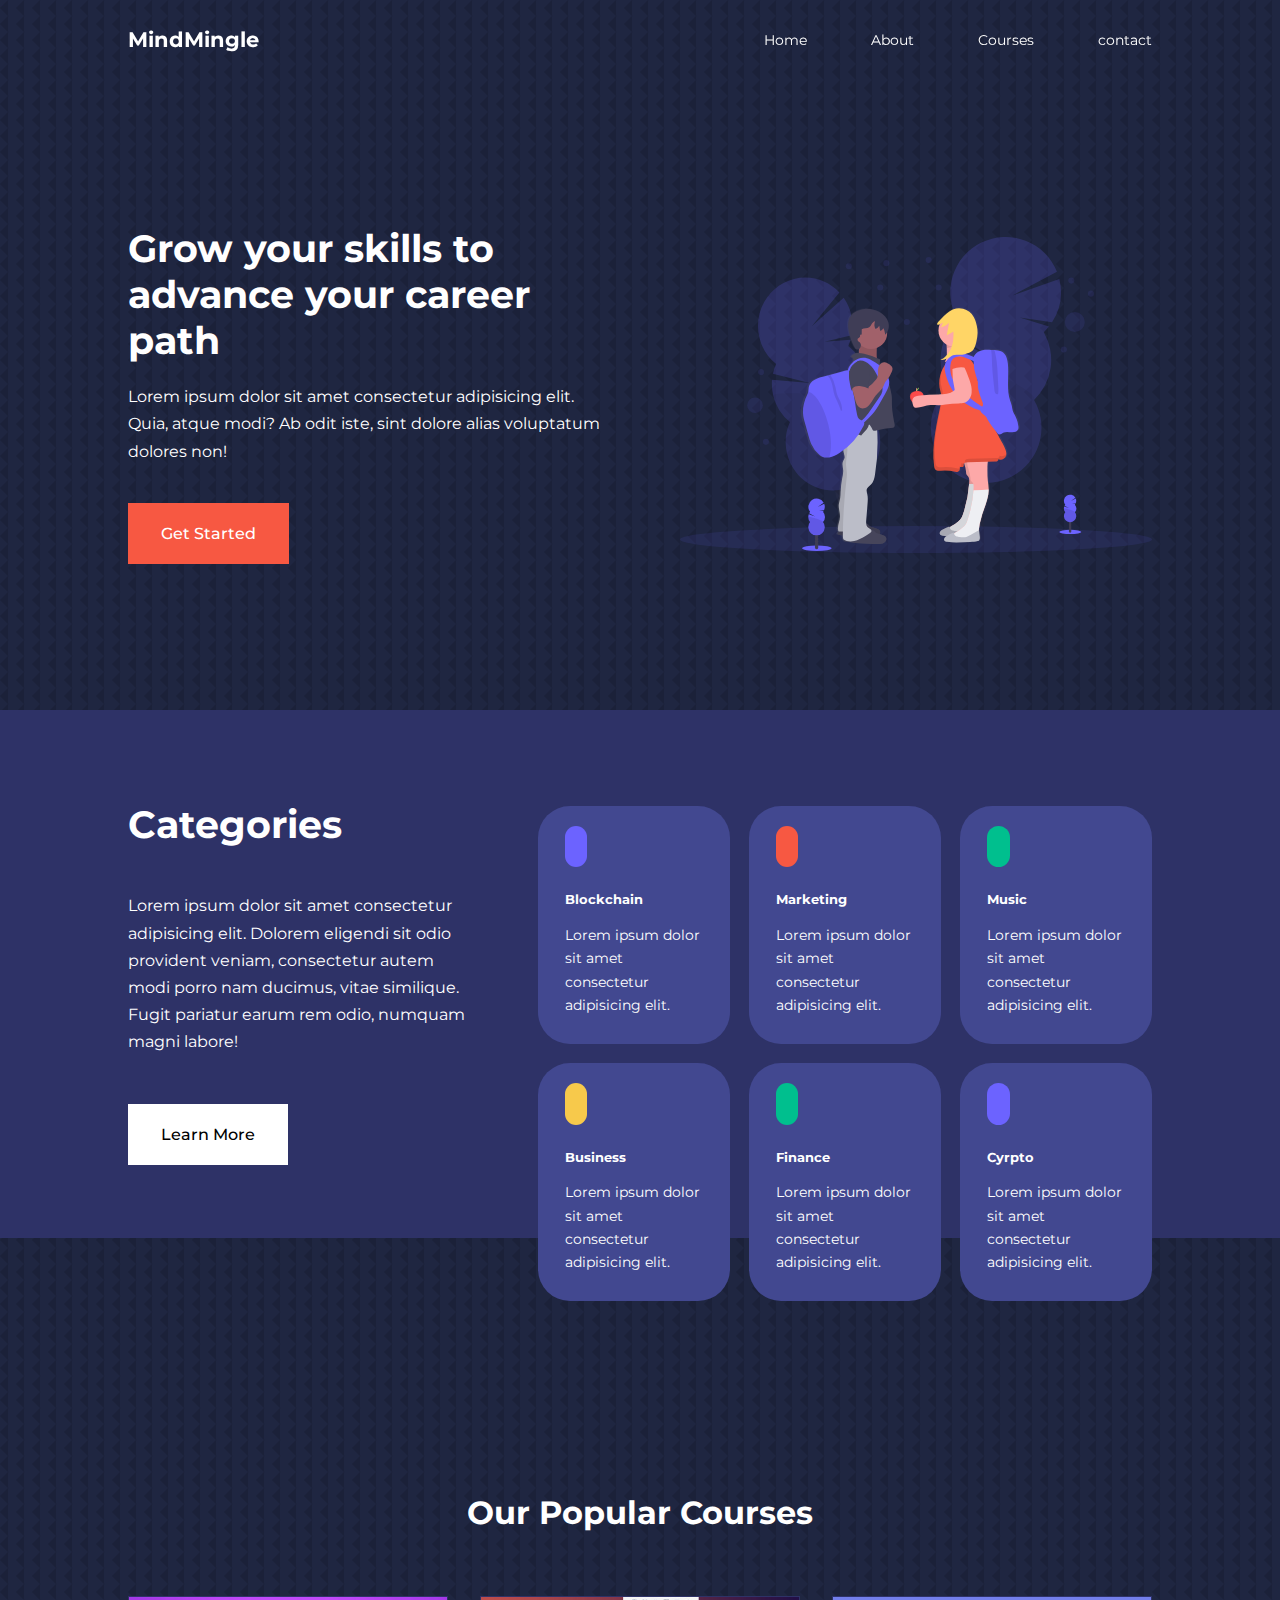
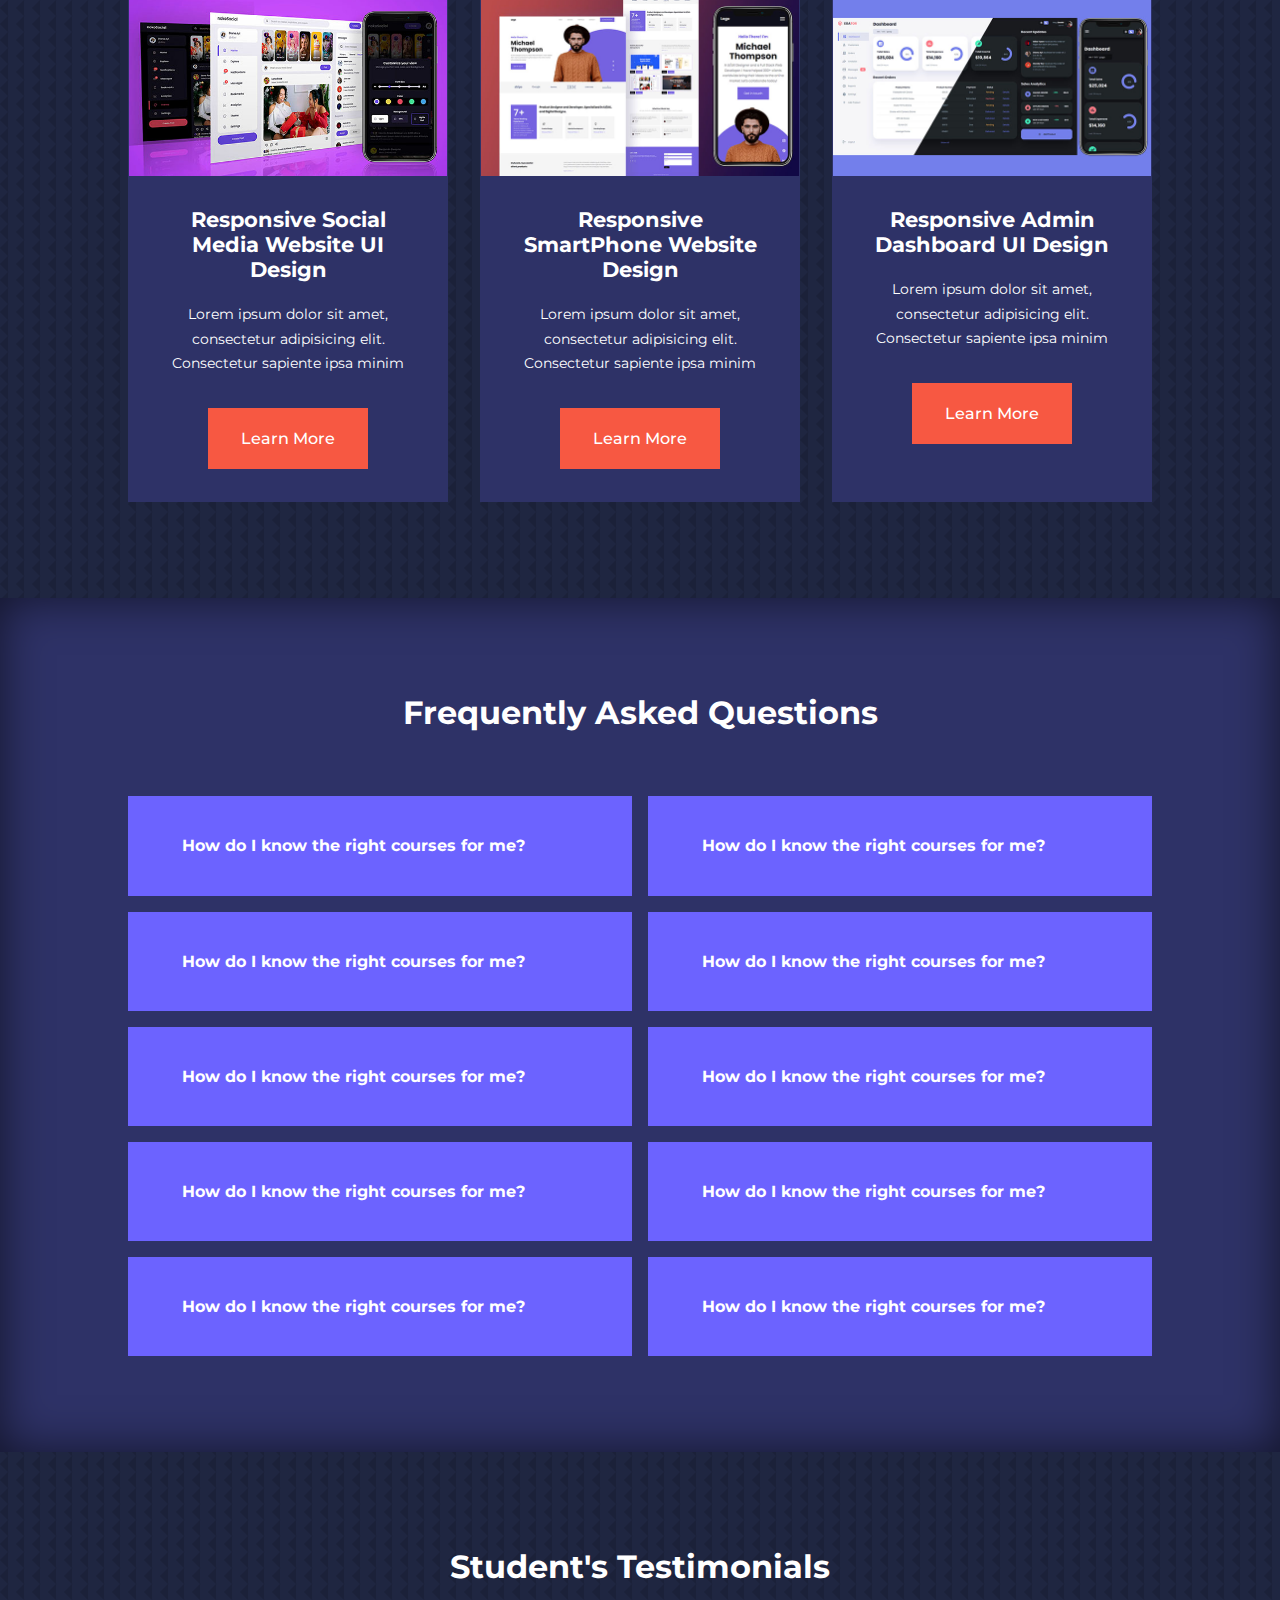
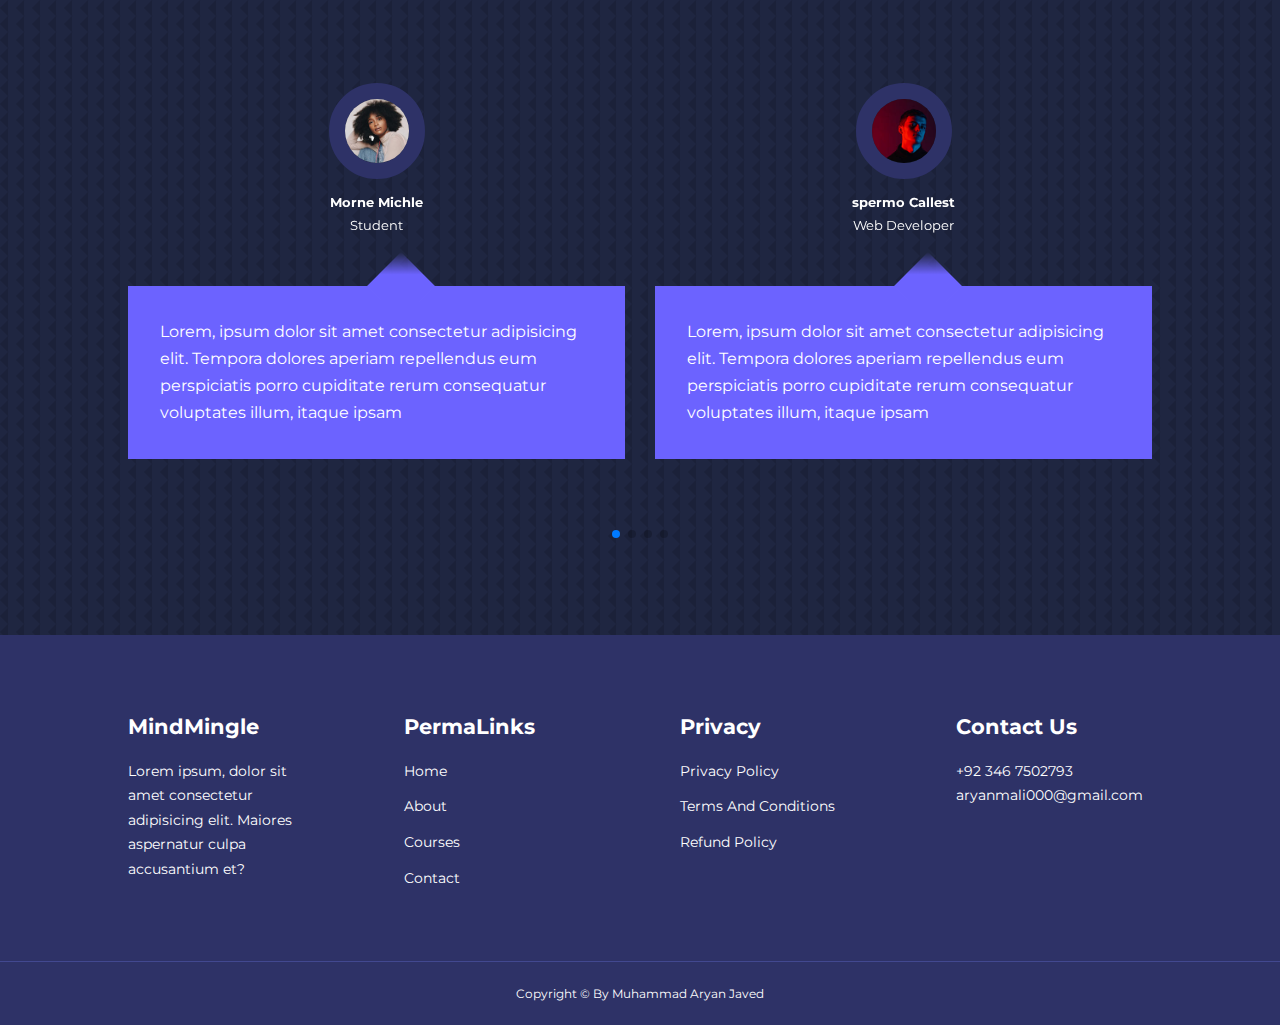
<file: index.html>
<!DOCTYPE html>
<html lang="en">

<head>
    <meta charset="UTF-8">
    <meta name="viewport" content="width=device-width, initial-scale=1.0">
    <title>Responsive Multipage Clone Education-School Website</title>
    <link rel="shortcut icon" href="images/icooonn.png">
    <!-- ============================font-awesome CDN link========================= -->
    <link rel="stylesheet" href="https://cdnjs.cloudflare.com/ajax/libs/font-awesome/6.4.0/css/all.min.css"
        integrity="sha512-iecdLmaskl7CVkqkXNQ/ZH/XLlvWZOJyj7Yy7tcenmpD1ypASozpmT/E0iPtmFIB46ZmdtAc9eNBvH0H/ZpiBw=="
        crossorigin="anonymous" referrerpolicy="no-referrer" />

    <!-- ======================Swipper JS link================== -->
    <link rel="stylesheet" href="https://cdn.jsdelivr.net/npm/swiper@10/swiper-bundle.min.css" />

    <!-- ===============================Own CSS link============================ -->
    <link rel="stylesheet" href="css/style.css">

    <style>
        body{
            background-image: url(images/bg-texture.png);
        }
    </style>

</head>

<body>

    <!-- =========================Navbar sec start============================= -->
    <nav>
        <div class="container nav_container">
            <a href="index.html">
                <h4>MindMingle</h4>
            </a>
            <ul class="nav_menu">
                <li><a href="index.html">Home</a></li>
                <li><a href="about.html">About</a></li>
                <li><a href="courses.html">Courses</a></li>
                <li><a href="contact.html">contact</a></li>
            </ul>
            <button id="open-menu-btn"><i class="fa-solid fa-bars"></i></button>
            <button id="close-menu-btn"><i class="fa-solid fa-xmark"></i></button>
        </div>
    </nav>

    <!-- =========================Navbar sec End============================= -->


    <!-- ==============================Header sec start============================ -->
    <header>
        <div class="container header_container">
            <div class="header_left">
                <h1>Grow your skills to advance your career path</h1>
                <p>Lorem ipsum dolor sit amet consectetur adipisicing elit. Quia, atque modi? Ab odit iste, sint dolore
                    alias voluptatum dolores non!
                </p>
                <a href="courses.html" class="btn btn-primary">Get Started</a>
            </div>

            <div class="header_right">
                <div class="header_right-image">
                    <img src="images/header.svg">
                </div>
            </div>
        </div>
    </header>

    <!-- ==============================Header sec end============================ -->


    <!-- ==============================Categories sec start============================ -->

    <section class="categories">
        <div class="container categories_container">
            <div class="categories_left">
                <h1>Categories</h1>
                <p>Lorem ipsum dolor sit amet consectetur adipisicing elit. Dolorem eligendi sit odio provident veniam,
                    consectetur autem modi porro nam ducimus, vitae similique. Fugit pariatur earum rem odio, numquam
                    magni labore!</p>
                <a href="#" class="btn">Learn More</a>
            </div>
            <div class="categories_right">
                <article class="category">
                    <span class="category_icon"><i class="fa-brands fa-bitcoin"></i></span>
                    <h5>Blockchain</h5>
                    <p>Lorem ipsum dolor sit amet consectetur adipisicing elit.</p>
                </article>

                <article class="category">
                    <span class="category_icon"><i class="fa-brands fa-bitcoin"></i></span>
                    <h5>Marketing</h5>
                    <p>Lorem ipsum dolor sit amet consectetur adipisicing elit.</p>
                </article>

                <article class="category">
                    <span class="category_icon"><i class="fa-brands fa-bitcoin"></i></span>
                    <h5>Music</h5>
                    <p>Lorem ipsum dolor sit amet consectetur adipisicing elit.</p>
                </article>

                <article class="category">
                    <span class="category_icon"><i class="fa-brands fa-bitcoin"></i></span>
                    <h5>Business</h5>
                    <p>Lorem ipsum dolor sit amet consectetur adipisicing elit.</p>
                </article>

                <article class="category">
                    <span class="category_icon"><i class="fa-brands fa-bitcoin"></i></span>
                    <h5>Finance</h5>
                    <p>Lorem ipsum dolor sit amet consectetur adipisicing elit.</p>
                </article>

                <article class="category">
                    <span class="category_icon"><i class="fa-brands fa-bitcoin"></i></span>
                    <h5>Cyrpto</h5>
                    <p>Lorem ipsum dolor sit amet consectetur adipisicing elit.</p>
                </article>

            </div>
        </div>
    </section>

    <!-- ==============================Categories sec end============================ -->

    <!-- ==============================Courses sec start=========================== -->

    <section class="courses">
        <h2>Our Popular Courses</h2>
        <div class="container courses_container">
            <article class="course">
                <div class="course_img">
                    <img src="images/course1.jpg" alt="">
                    <div class="course_info">
                        <h4>Responsive Social Media Website UI Design</h4>
                        <p>Lorem ipsum dolor sit amet, consectetur adipisicing elit. Consectetur sapiente ipsa minim</p>
                        <a href="courses.html" class="btn btn-primary">Learn More</a>
                    </div>
                </div>
            </article>

            <article class="course">
                <div class="course_img">
                    <img src="images/course2.jpg" alt="">
                    <div class="course_info">
                        <h4>Responsive SmartPhone Website Design</h4>
                        <p>Lorem ipsum dolor sit amet, consectetur adipisicing elit. Consectetur sapiente ipsa minim</p>
                        <a href="courses.html" class="btn btn-primary">Learn More</a>
                    </div>
                </div>
            </article>

            <article class="course">
                <div class="course_img">
                    <img src="images/course3.jpg" alt="">
                    <div class="course_info">
                        <h4>Responsive Admin Dashboard UI Design</h4>
                        <p>Lorem ipsum dolor sit amet, consectetur adipisicing elit. Consectetur sapiente ipsa minim</p>
                        <a href="courses.html" class="btn btn-primary">Learn More</a>
                    </div>

                </div>
            </article>
        </div>
    </section>

    <!-- ==============================Courses sec end=========================== -->

    <!-- ==============================Faqs sec start=========================== -->

    <section class="faqs">
        <h2>Frequently Asked Questions</h2>
        <div class="container faqs__container">
            <article class="faq">
                <div class="faq_icon"><i class="fa-solid fa-plus"></i></div>
                <div class="question_answer">
                    <h4>How do I know the right courses for me?</h4>
                    <p>Lorem ipsum dolor sit amet consectetur adipisicing elit. Quibusdam officia quisquam neque eos,
                        vero quasi possimus tempore perferendis labore sunt porro quis magnam ut velit minus corporis
                        sed dolorum est.</p>
                </div>
            </article>

            <article class="faq">
                <div class="faq_icon"><i class="fa-solid fa-plus"></i></div>
                <div class="question_answer">
                    <h4>How do I know the right courses for me?</h4>
                    <p>Lorem ipsum dolor sit amet consectetur adipisicing elit. Quibusdam officia quisquam neque eos,
                        vero quasi possimus tempore perferendis labore sunt porro quis magnam ut velit minus corporis
                        sed dolorum est.</p>
                </div>
            </article>

            <article class="faq">
                <div class="faq_icon"><i class="fa-solid fa-plus"></i></div>
                <div class="question_answer">
                    <h4>How do I know the right courses for me?</h4>
                    <p>Lorem ipsum dolor sit amet consectetur adipisicing elit. Quibusdam officia quisquam neque eos,
                        vero quasi possimus tempore perferendis labore sunt porro quis magnam ut velit minus corporis
                        sed dolorum est.</p>
                </div>
            </article>

            <article class="faq">
                <div class="faq_icon"><i class="fa-solid fa-plus"></i></div>
                <div class="question_answer">
                    <h4>How do I know the right courses for me?</h4>
                    <p>Lorem ipsum dolor sit amet consectetur adipisicing elit. Quibusdam officia quisquam neque eos,
                        vero quasi possimus tempore perferendis labore sunt porro quis magnam ut velit minus corporis
                        sed dolorum est.</p>
                </div>
            </article>

            <article class="faq">
                <div class="faq_icon"><i class="fa-solid fa-plus"></i></div>
                <div class="question_answer">
                    <h4>How do I know the right courses for me?</h4>
                    <p>Lorem ipsum dolor sit amet consectetur adipisicing elit. Quibusdam officia quisquam neque eos,
                        vero quasi possimus tempore perferendis labore sunt porro quis magnam ut velit minus corporis
                        sed dolorum est.</p>
                </div>
            </article>

            <article class="faq">
                <div class="faq_icon"><i class="fa-solid fa-plus"></i></div>
                <div class="question_answer">
                    <h4>How do I know the right courses for me?</h4>
                    <p>Lorem ipsum dolor sit amet consectetur adipisicing elit. Quibusdam officia quisquam neque eos,
                        vero quasi possimus tempore perferendis labore sunt porro quis magnam ut velit minus corporis
                        sed dolorum est.</p>
                </div>
            </article>

            <article class="faq">
                <div class="faq_icon"><i class="fa-solid fa-plus"></i></div>
                <div class="question_answer">
                    <h4>How do I know the right courses for me?</h4>
                    <p>Lorem ipsum dolor sit amet consectetur adipisicing elit. Quibusdam officia quisquam neque eos,
                        vero quasi possimus tempore perferendis labore sunt porro quis magnam ut velit minus corporis
                        sed dolorum est.</p>
                </div>
            </article>

            <article class="faq">
                <div class="faq_icon"><i class="fa-solid fa-plus"></i></div>
                <div class="question_answer">
                    <h4>How do I know the right courses for me?</h4>
                    <p>Lorem ipsum dolor sit amet consectetur adipisicing elit. Quibusdam officia quisquam neque eos,
                        vero quasi possimus tempore perferendis labore sunt porro quis magnam ut velit minus corporis
                        sed dolorum est.</p>
                </div>
            </article>

            <article class="faq">
                <div class="faq_icon"><i class="fa-solid fa-plus"></i></div>
                <div class="question_answer">
                    <h4>How do I know the right courses for me?</h4>
                    <p>Lorem ipsum dolor sit amet consectetur adipisicing elit. Quibusdam officia quisquam neque eos,
                        vero quasi possimus tempore perferendis labore sunt porro quis magnam ut velit minus corporis
                        sed dolorum est.</p>
                </div>
            </article>

            <article class="faq">
                <div class="faq_icon"><i class="fa-solid fa-plus"></i></div>
                <div class="question_answer">
                    <h4>How do I know the right courses for me?</h4>
                    <p>Lorem ipsum dolor sit amet consectetur adipisicing elit. Quibusdam officia quisquam neque eos,
                        vero quasi possimus tempore perferendis labore sunt porro quis magnam ut velit minus corporis
                        sed dolorum est.</p>
                </div>
            </article>

        </div>
    </section>


    <!-- ==============================Faqs sec end=========================== -->


    <!-- ==============================testimonials sec start=========================== -->

    <section class="container testimonials_container mySwiper">
        <h2>Student's Testimonials</h2>
        <div class="swiper-wrapper">
            <article class="testimonials swiper-slide">
                <div class="avatar">
                    <img src="images/avatar1.jpg">
                </div>
                <div class="testimonials_info">
                    <h5>Morne Michle</h5>
                    <small>Student</small>
                </div>
                <div class="testimonials_body">
                    <p>
                        Lorem, ipsum dolor sit amet consectetur adipisicing elit. Tempora dolores aperiam repellendus
                        eum perspiciatis porro cupiditate rerum consequatur voluptates illum, itaque ipsam

                    </p>
                </div>
            </article>

            <article class="testimonials swiper-slide">
                <div class="avatar">
                    <img src="images/avatar2.jpg">
                </div>
                <div class="testimonials_info">
                    <h5>spermo Callest</h5>
                    <small>Web Developer</small>
                </div>
                <div class="testimonials_body">
                    <p>
                        Lorem, ipsum dolor sit amet consectetur adipisicing elit. Tempora dolores aperiam repellendus
                        eum perspiciatis porro cupiditate rerum consequatur voluptates illum, itaque ipsam

                    </p>
                </div>
            </article>

            <article class="testimonials swiper-slide">
                <div class="avatar">
                    <img src="images/avatar3.jpg">
                </div>
                <div class="testimonials_info">
                    <h5>Warner Quister</h5>
                    <small>Student</small>
                </div>
                <div class="testimonials_body">
                    <p>
                        Lorem, ipsum dolor sit amet consectetur adipisicing elit. Tempora dolores aperiam repellendus
                        eum perspiciatis porro cupiditate rerum consequatur voluptates illum, itaque ipsam

                    </p>
                </div>
            </article>

            <article class="testimonials swiper-slide">
                <div class="avatar">
                    <img src="images/avatar4.jpg">
                </div>
                <div class="testimonials_info">
                    <h5>Hajjab Begumes</h5>
                    <small>Student</small>
                </div>
                <div class="testimonials_body">
                    <p>
                        Lorem, ipsum dolor sit amet consectetur adipisicing elit. Tempora dolores aperiam repellendus
                        eum perspiciatis porro cupiditate rerum consequatur voluptates illum, itaque ipsam

                    </p>
                </div>
            </article>

            <article class="testimonials swiper-slide">
                <div class="avatar">
                    <img src="images/avatar5.jpg">
                </div>
                <div class="testimonials_info">
                    <h5>Boarda Andersone</h5>
                    <small>Hicker</small>
                </div>
                <div class="testimonials_body">
                    <p>
                        Lorem, ipsum dolor sit amet consectetur adipisicing elit. Tempora dolores aperiam repellendus
                        eum perspiciatis porro cupiditate rerum consequatur voluptates illum, itaque ipsam

                    </p>
                </div>
            </article>
        </div>
        <div class="swiper-pagination"></div>
    </section>


    <!-- ==============================testimonials sec end=========================== -->

    <!-- ==============================Footer sec start=========================== -->

    <footer>
        <div class="container footer_container">
            <div class="footer_1">
                <a href="index.html" class="footer-logo">
                    <h4>MindMingle</h4>
                </a>
                <p>Lorem ipsum, dolor sit amet consectetur adipisicing elit. Maiores aspernatur culpa accusantium et?
                </p>
            </div>

            <div class="footer_2">
                <h4>PermaLinks</h4>
                <ul class="Permalinks">
                    <li><a href="index.html">Home</a></li>
                    <li><a href="about.html">About</a></li>
                    <li><a href="courses.html">Courses</a></li>
                    <li><a href="contact.html">Contact</a></li>
                </ul>
            </div>

            <div class="footer_3">
                <h4>Privacy</h4>
                <ul class="Privacy">
                    <li><a href="#">Privacy Policy</a></li>
                    <li><a href="#">Terms And Conditions</a></li>
                    <li><a href="#">Refund Policy</a></li>
                </ul>
            </div>

            <div class="footer_4">
                <h4>Contact Us</h4>
                <div>
                    <p>+92 346 7502793</p>
                    <p>aryanmali000@gmail.com</p>
                </div>
                <ul class="footer_socials">
                    <li><a href="#"><i class="fa-brands fa-facebook"></i></a></li>
                    <li><a href="#"><i class="fa-brands fa-instagram"></i></a></li>
                    <li><a href="#"><i class="fa-brands fa-twitter"></i></a></li>
                    <li><a href="#"><i class="fa-brands fa-linkedin"></i></a></li>
                </ul>
            </div>
        </div>

        <div class="footer_copyright">
            <small>Copyright &copy; By Muhammad Aryan Javed </small>
        </div>
    </footer>

    <!-- ==============================Footer sec End=========================== -->

    <!-- ===============================Swipper Js link===================== -->
    <script src="https://cdn.jsdelivr.net/npm/swiper@10/swiper-bundle.min.js"></script>

    <script>
        var swiper = new Swiper(".mySwiper", {
            slidesPerView: 1,
            spaceBetween: 30,
            pagination: {
                el: ".swiper-pagination",
                clickable: true,
            },
            // when window width is >= 600px
            breakpoints: {
                600: {
                    slidesPerView: 2,
                }
            }
        });
    </script>

    <!-- ===============================own js link=============================== -->
    <script src="app.js"></script>

</body>

</html>
</file>
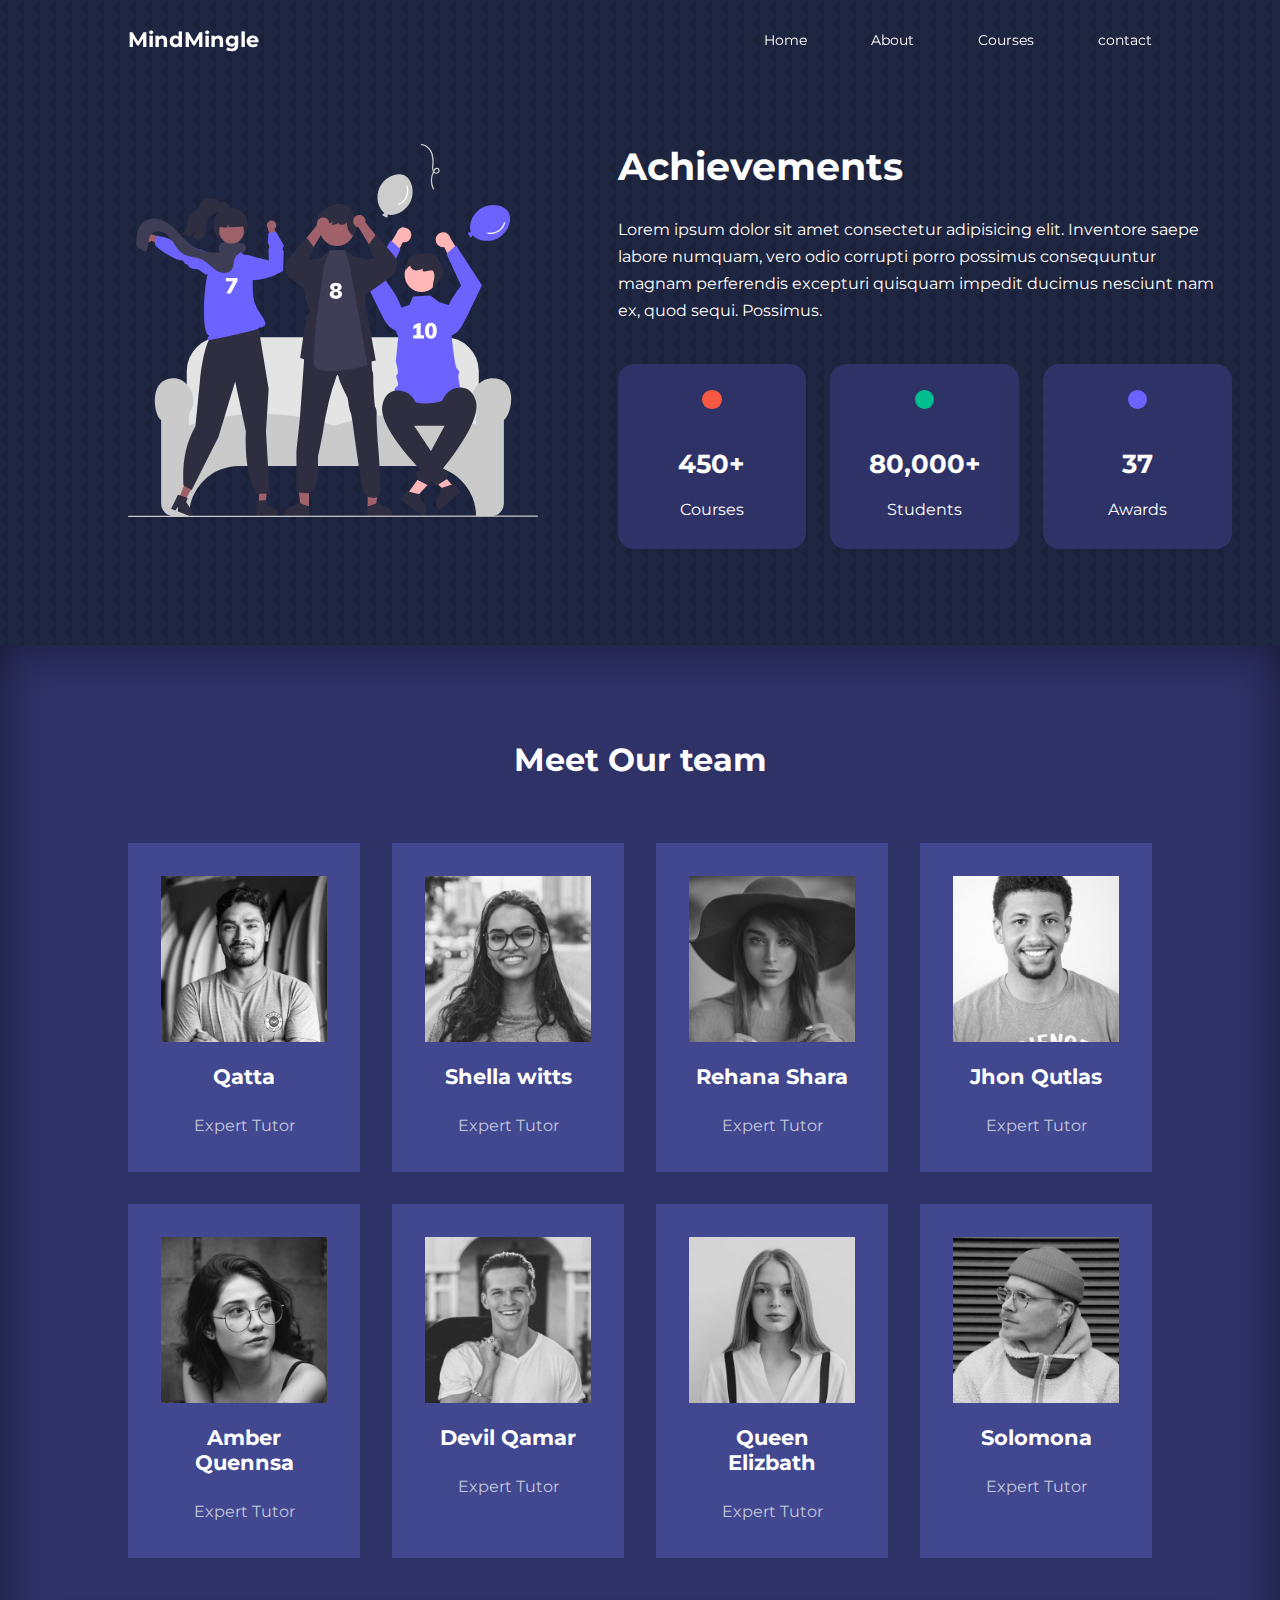
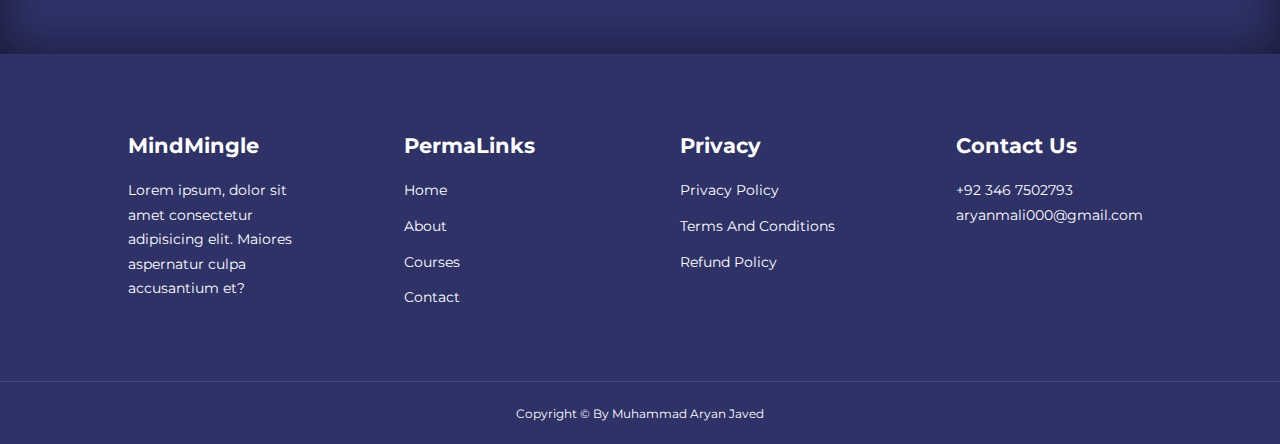
<file: about.html>
<!DOCTYPE html>
<html lang="en">

<head>
    <meta charset="UTF-8">
    <meta name="viewport" content="width=device-width, initial-scale=1.0">
    <title>Responsive Multipage Clone Education-School Website</title>
    <link rel="shortcut icon" href="images/icooonn.png">
    <!-- ============================font-awesome CDN link========================= -->
    <link rel="stylesheet" href="https://cdnjs.cloudflare.com/ajax/libs/font-awesome/6.4.0/css/all.min.css"
        integrity="sha512-iecdLmaskl7CVkqkXNQ/ZH/XLlvWZOJyj7Yy7tcenmpD1ypASozpmT/E0iPtmFIB46ZmdtAc9eNBvH0H/ZpiBw=="
        crossorigin="anonymous" referrerpolicy="no-referrer" />
    <!-- ===============================Own CSS link============================ -->
    <link rel="stylesheet" href="css/style.css">
    <link rel="stylesheet" href="css/about.css">

    <style>
        body{
            background-image: url(images/bg-texture.png);
        }
    </style>

</head>

<body>

    <!-- =========================Navbar sec start============================= -->
    <nav>
        <div class="container nav_container">
            <a href="index.html">
                <h4>MindMingle</h4>
            </a>
            <ul class="nav_menu">
                <li><a href="index.html">Home</a></li>
                <li><a href="about.html">About</a></li>
                <li><a href="courses.html">Courses</a></li>
                <li><a href="contact.html">contact</a></li>
            </ul>
            <button id="open-menu-btn"><i class="fa-solid fa-bars"></i></button>
            <button id="close-menu-btn"><i class="fa-solid fa-xmark"></i></button>
        </div>
    </nav>

    <!-- =========================Navbar sec End============================= -->

    <!-- ==============================Achievement sec start===================== -->

    <section class="about_achievement">
        <div class="container about_achievement-container">
            <div class="about_achievement-left">
                <img src="images/about achievements.svg" alt="">
            </div>

            <div class="about_achievement-right">
                <h1>Achievements</h1>
                <p>Lorem ipsum dolor sit amet consectetur adipisicing elit. Inventore saepe labore numquam, vero odio
                    corrupti porro possimus consequuntur magnam perferendis excepturi quisquam impedit ducimus nesciunt
                    nam ex, quod sequi. Possimus.</p>
                <div class="achievements_cards">
                    <article class="achievements_card">
                        <span class="achievements_icons">
                            <i class="fa-solid fa-video"></i>
                        </span>
                        <h3>450+</h3>
                        <p>Courses</p>
                    </article>

                    <article class="achievements_card">
                        <span class="achievements_icons">
                            <i class="fa-solid fa-user"></i>
                        </span>
                        <h3>80,000+</h3>
                        <p>Students</p>
                    </article>

                    <article class="achievements_card">
                        <span class="achievements_icons">
                            <i class="fa-solid fa-trophy"></i>
                        </span>
                        <h3>37</h3>
                        <p>Awards</p>
                    </article>
                </div>
            </div>
        </div>
    </section>

    <!-- ==============================Achievement sec end===================== -->


    <!-- ============================team sec start============================ -->

    <section class="team">
        <h2>Meet Our team</h2>
        <div class="container team_container">
            <article class="team_member">
                <div class="team_member-img">
                    <img src="images/tm1.jpg" alt="">
                </div>
                <div class="team_member-info">
                    <h4>Qatta </h4>
                    <p>Expert Tutor</p>
                </div>
                <div class="team_member-socials">
                    <a href="https://instagram.com" target="_blank"><i class="fa-brands fa-instagram"></i></a>
                    <a href="https://twitter.com" target="_blank"><i class="fa-brands fa-twitter"></i></a>
                    <a href="https://linkedin.com" target="_blank"><i class="fa-brands fa-linkedin"></i></a>
                </div>
            </article>

            <article class="team_member">
                <div class="team_member-img">
                    <img src="images/tm2.jpg" alt="">
                </div>
                <div class="team_member-info">
                    <h4>Shella witts</h4>
                    <p>Expert Tutor</p>
                </div>
                <div class="team_member-socials">
                    <a href="https://instagram.com" target="_blank"><i class="fa-brands fa-instagram"></i></a>
                    <a href="https://twitter.com" target="_blank"><i class="fa-brands fa-twitter"></i></a>
                    <a href="https://linkedin.com" target="_blank"><i class="fa-brands fa-linkedin"></i></a>
                </div>
            </article>

            <article class="team_member">
                <div class="team_member-img">
                    <img src="images/tm3.jpg" alt="">
                </div>
                <div class="team_member-info">
                    <h4>Rehana Shara</h4>
                    <p>Expert Tutor</p>
                </div>
                <div class="team_member-socials">
                    <a href="https://instagram.com" target="_blank"><i class="fa-brands fa-instagram"></i></a>
                    <a href="https://twitter.com" target="_blank"><i class="fa-brands fa-twitter"></i></a>
                    <a href="https://linkedin.com" target="_blank"><i class="fa-brands fa-linkedin"></i></a>
                </div>
            </article>

            <article class="team_member">
                <div class="team_member-img">
                    <img src="images/tm4.jpg" alt="">
                </div>
                <div class="team_member-info">
                    <h4>Jhon Qutlas</h4>
                    <p>Expert Tutor</p>
                </div>
                <div class="team_member-socials">
                    <a href="https://instagram.com" target="_blank"><i class="fa-brands fa-instagram"></i></a>
                    <a href="https://twitter.com" target="_blank"><i class="fa-brands fa-twitter"></i></a>
                    <a href="https://linkedin.com" target="_blank"><i class="fa-brands fa-linkedin"></i></a>
                </div>
            </article>

            <article class="team_member">
                <div class="team_member-img">
                    <img src="images/tm5.jpg" alt="">
                </div>
                <div class="team_member-info">
                    <h4>Amber Quennsa</h4>
                    <p>Expert Tutor</p>
                </div>
                <div class="team_member-socials">
                    <a href="https://instagram.com" target="_blank"><i class="fa-brands fa-instagram"></i></a>
                    <a href="https://twitter.com" target="_blank"><i class="fa-brands fa-twitter"></i></a>
                    <a href="https://linkedin.com" target="_blank"><i class="fa-brands fa-linkedin"></i></a>
                </div>
            </article>

            <article class="team_member">
                <div class="team_member-img">
                    <img src="images/tm6.jpg" alt="">
                </div>
                <div class="team_member-info">
                    <h4>Devil Qamar</h4>
                    <p>Expert Tutor</p>
                </div>
                <div class="team_member-socials">
                    <a href="https://instagram.com" target="_blank"><i class="fa-brands fa-instagram"></i></a>
                    <a href="https://twitter.com" target="_blank"><i class="fa-brands fa-twitter"></i></a>
                    <a href="https://linkedin.com" target="_blank"><i class="fa-brands fa-linkedin"></i></a>
                </div>
            </article>

            <article class="team_member">
                <div class="team_member-img">
                    <img src="images/tm7.jpg" alt="">
                </div>
                <div class="team_member-info">
                    <h4>Queen Elizbath</h4>
                    <p>Expert Tutor</p>
                </div>
                <div class="team_member-socials">
                    <a href="https://instagram.com" target="_blank"><i class="fa-brands fa-instagram"></i></a>
                    <a href="https://twitter.com" target="_blank"><i class="fa-brands fa-twitter"></i></a>
                    <a href="https://linkedin.com" target="_blank"><i class="fa-brands fa-linkedin"></i></a>
                </div>
            </article>

            <article class="team_member">
                <div class="team_member-img">
                    <img src="images/tm8.jpg" alt="">
                </div>
                <div class="team_member-info">
                    <h4>Solomona</h4>
                    <p>Expert Tutor</p>
                </div>
                <div class="team_member-socials">
                    <a href="https://instagram.com" target="_blank"><i class="fa-brands fa-instagram"></i></a>
                    <a href="https://twitter.com" target="_blank"><i class="fa-brands fa-twitter"></i></a>
                    <a href="https://linkedin.com" target="_blank"><i class="fa-brands fa-linkedin"></i></a>
                </div>
            </article>
        </div>
    </section>

    <!-- ============================team sec end============================ -->

    <!-- ==============================Footer sec start=========================== -->

    <footer>
        <div class="container footer_container">
            <div class="footer_1">
                <a href="index.html" class="footer-logo">
                    <h4>MindMingle</h4>
                </a>
                <p>Lorem ipsum, dolor sit amet consectetur adipisicing elit. Maiores aspernatur culpa accusantium et?
                </p>
            </div>

            <div class="footer_2">
                <h4>PermaLinks</h4>
                <ul class="Permalinks">
                    <li><a href="index.html">Home</a></li>
                    <li><a href="about.html">About</a></li>
                    <li><a href="courses.html">Courses</a></li>
                    <li><a href="contact.html">Contact</a></li>
                </ul>
            </div>

            <div class="footer_3">
                <h4>Privacy</h4>
                <ul class="Privacy">
                    <li><a href="#">Privacy Policy</a></li>
                    <li><a href="#">Terms And Conditions</a></li>
                    <li><a href="#">Refund Policy</a></li>
                </ul>
            </div>

            <div class="footer_4">
                <h4>Contact Us</h4>
                <div>
                    <p>+92 346 7502793</p>
                    <p>aryanmali000@gmail.com</p>
                </div>
                <ul class="footer_socials">
                    <li><a href="#"><i class="fa-brands fa-facebook"></i></a></li>
                    <li><a href="#"><i class="fa-brands fa-instagram"></i></a></li>
                    <li><a href="#"><i class="fa-brands fa-twitter"></i></a></li>
                    <li><a href="#"><i class="fa-brands fa-linkedin"></i></a></li>
                </ul>
            </div>
        </div>

        <div class="footer_copyright">
            <small>Copyright &copy; By Muhammad Aryan Javed </small>
        </div>
    </footer>

    <!-- ==============================Footer sec End=========================== -->

    <!-- ===============================own js link=============================== -->
    <script src="app.js"></script>

</body>

</html>
</file>
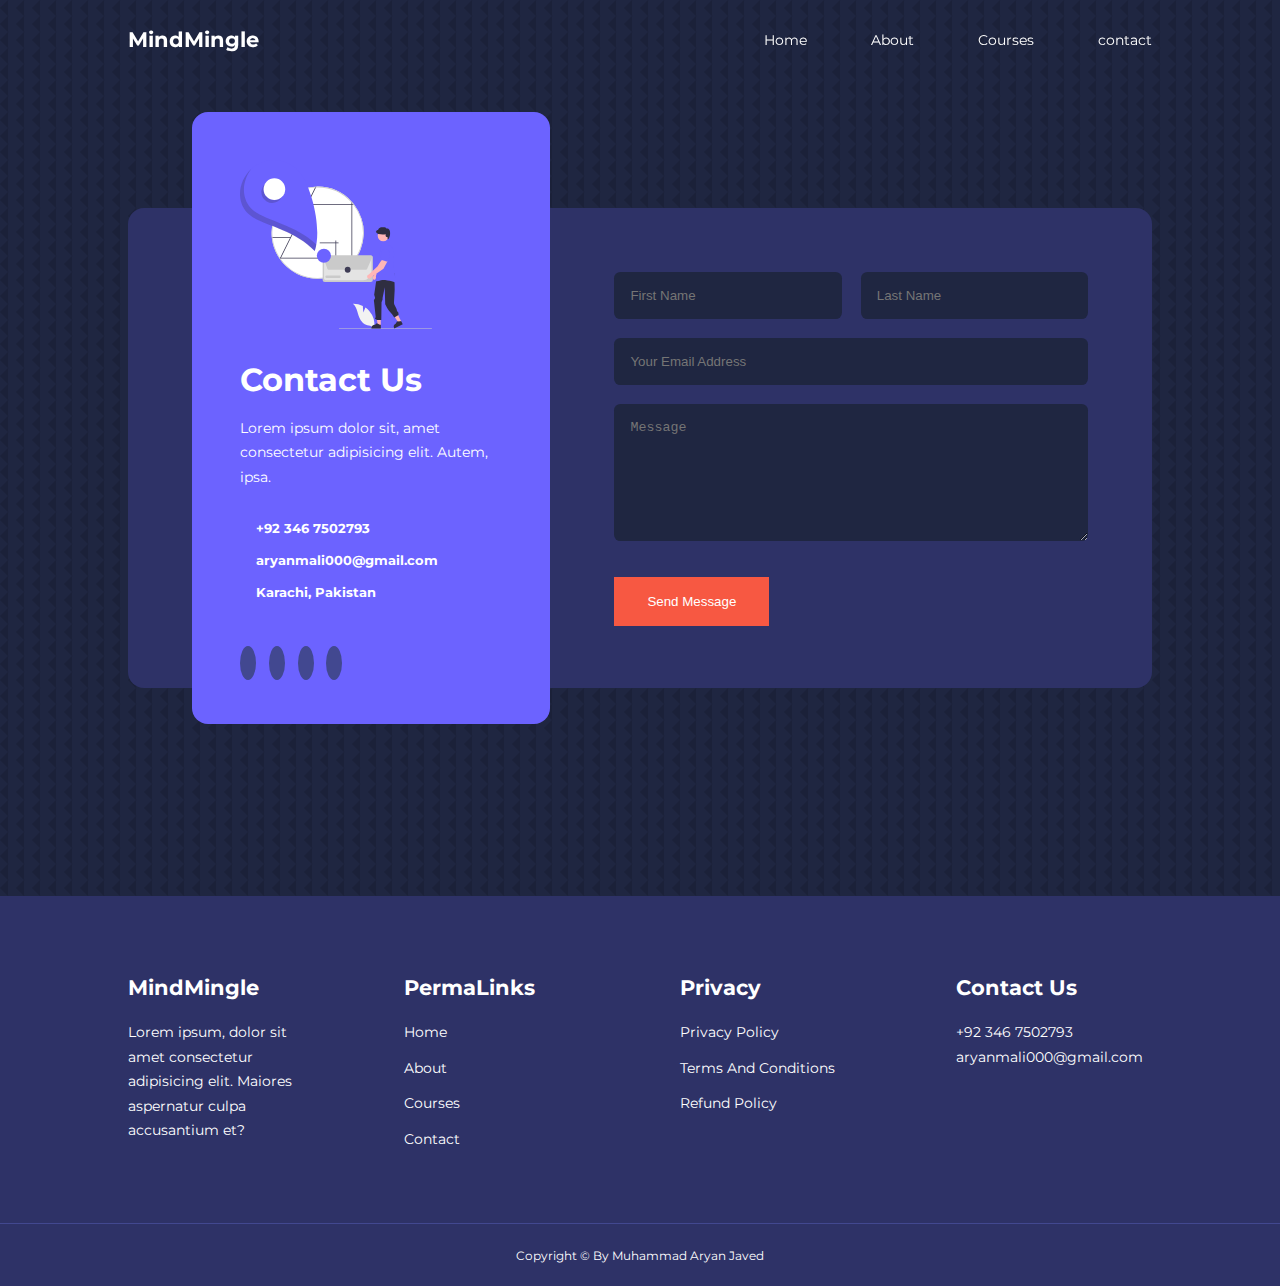
<file: contact.html>
<!DOCTYPE html>
<html lang="en">

<head>
    <meta charset="UTF-8">
    <meta name="viewport" content="width=device-width, initial-scale=1.0">
    <title>Responsive Multipage Clone Education-School Website</title>
    <link rel="shortcut icon" href="images/icooonn.png">
    <!-- ============================font-awesome CDN link========================= -->
    <link rel="stylesheet" href="https://cdnjs.cloudflare.com/ajax/libs/font-awesome/6.4.0/css/all.min.css"
        integrity="sha512-iecdLmaskl7CVkqkXNQ/ZH/XLlvWZOJyj7Yy7tcenmpD1ypASozpmT/E0iPtmFIB46ZmdtAc9eNBvH0H/ZpiBw=="
        crossorigin="anonymous" referrerpolicy="no-referrer" />

    <!-- ======================Swipper JS link================== -->
    <link rel="stylesheet" href="https://cdn.jsdelivr.net/npm/swiper@10/swiper-bundle.min.css" />

    <!-- ===============================Own CSS link============================ -->
    <link rel="stylesheet" href="css/style.css">
    <link rel="stylesheet" href="css/about.css">
    <link rel="stylesheet" href="css/courses.css">
    <link rel="stylesheet" href="css/contact.css">

    <style>
        body{
            background-image: url(images/bg-texture.png);
        }
    </style>

</head>

<body>

    <!-- =========================Navbar sec start============================= -->
    <nav>
        <div class="container nav_container">
            <a href="index.html">
                <h4>MindMingle</h4>
            </a>
            <ul class="nav_menu">
                <li><a href="index.html">Home</a></li>
                <li><a href="about.html">About</a></li>
                <li><a href="courses.html">Courses</a></li>
                <li><a href="contact.html">contact</a></li>
            </ul>
            <button id="open-menu-btn"><i class="fa-solid fa-bars"></i></button>
            <button id="close-menu-btn"><i class="fa-solid fa-xmark"></i></button>
        </div>
    </nav>

    <!-- =========================Navbar sec End============================= -->



    <section class="contact">   
        <div class="container contact_container">
            <aside class="contact_aside">
                <div class="aside_image">
                    <img src="images/contact.svg">
                </div>
                <h2>Contact Us</h2>
                <p>Lorem ipsum dolor sit, amet consectetur adipisicing elit. Autem, ipsa.</p>
                <ul class="contact_detailes">
                    <li>
                        <i class="fa-solid fa-phone"></i>
                        <h5>+92 346 7502793</h5>
                    </li>

                    <li>
                        <i class="fa-solid fa-envelope"></i>
                        <h5>aryanmali000@gmail.com</h5>
                    </li>

                    <li>
                        <i class="fa-solid fa-location-dot"></i>
                        <h5>Karachi, Pakistan</h5>
                    </li>
                </ul>

                <ul class="contact_socials">
                    <li><a href="https://facebook.com"><i class="fa-brands fa-facebook"></i></a></li>
                    <li><a href="https://instagram.com"><i class="fa-brands fa-instagram"></i></a></li>
                    <li><a href="https://twitter.com"><i class="fa-brands fa-twitter"></i></a></li>
                    <li><a href="https://linkedin.com"><i class="fa-brands fa-linkedin"></i></a></li>
                </ul>
            </aside>


            <form action="https://formspree.io/f/mzblzdyk" method="POST" class="contact_form">
                <div class="form_name">
                    <input type="text" name="First Name" placeholder="First Name" required>
                    <input type="text" name="Last Name" placeholder="Last Name" required>
                </div>
                <input type="email" name="Email Address" placeholder="Your Email Address" required>
                <textarea name="Message"  rows="7" placeholder="Message" required></textarea>
                <button type="submit" class="btn btn-primary">Send Message</button>
            </form>



        </div>
    </section>

    <!-- ==============================Footer sec start=========================== -->

    <footer>
        <div class="container footer_container">
            <div class="footer_1">
                <a href="index.html" class="footer-logo">
                    <h4>MindMingle</h4>
                </a>
                <p>Lorem ipsum, dolor sit amet consectetur adipisicing elit. Maiores aspernatur culpa accusantium et?
                </p>
            </div>

            <div class="footer_2">
                <h4>PermaLinks</h4>
                <ul class="Permalinks">
                    <li><a href="index.html">Home</a></li>
                    <li><a href="about.html">About</a></li>
                    <li><a href="courses.html">Courses</a></li>
                    <li><a href="contact.html">Contact</a></li>
                </ul>
            </div>

            <div class="footer_3">
                <h4>Privacy</h4>
                <ul class="Privacy">
                    <li><a href="#">Privacy Policy</a></li>
                    <li><a href="#">Terms And Conditions</a></li>
                    <li><a href="#">Refund Policy</a></li>
                </ul>
            </div>

            <div class="footer_4">
                <h4>Contact Us</h4>
                <div>
                    <p>+92 346 7502793</p>
                    <p>aryanmali000@gmail.com</p>
                </div>
                <ul class="footer_socials">
                    <li><a href="#"><i class="fa-brands fa-facebook"></i></a></li>
                    <li><a href="#"><i class="fa-brands fa-instagram"></i></a></li>
                    <li><a href="#"><i class="fa-brands fa-twitter"></i></a></li>
                    <li><a href="#"><i class="fa-brands fa-linkedin"></i></a></li>
                </ul>
            </div>
        </div>

        <div class="footer_copyright">
            <small>Copyright &copy; By Muhammad Aryan Javed </small>
        </div>
    </footer>

    <!-- ==============================Footer sec End=========================== -->



    <!-- ===============================own js link=============================== -->
    <script src="app.js"></script>

</body>

</html>
</file>
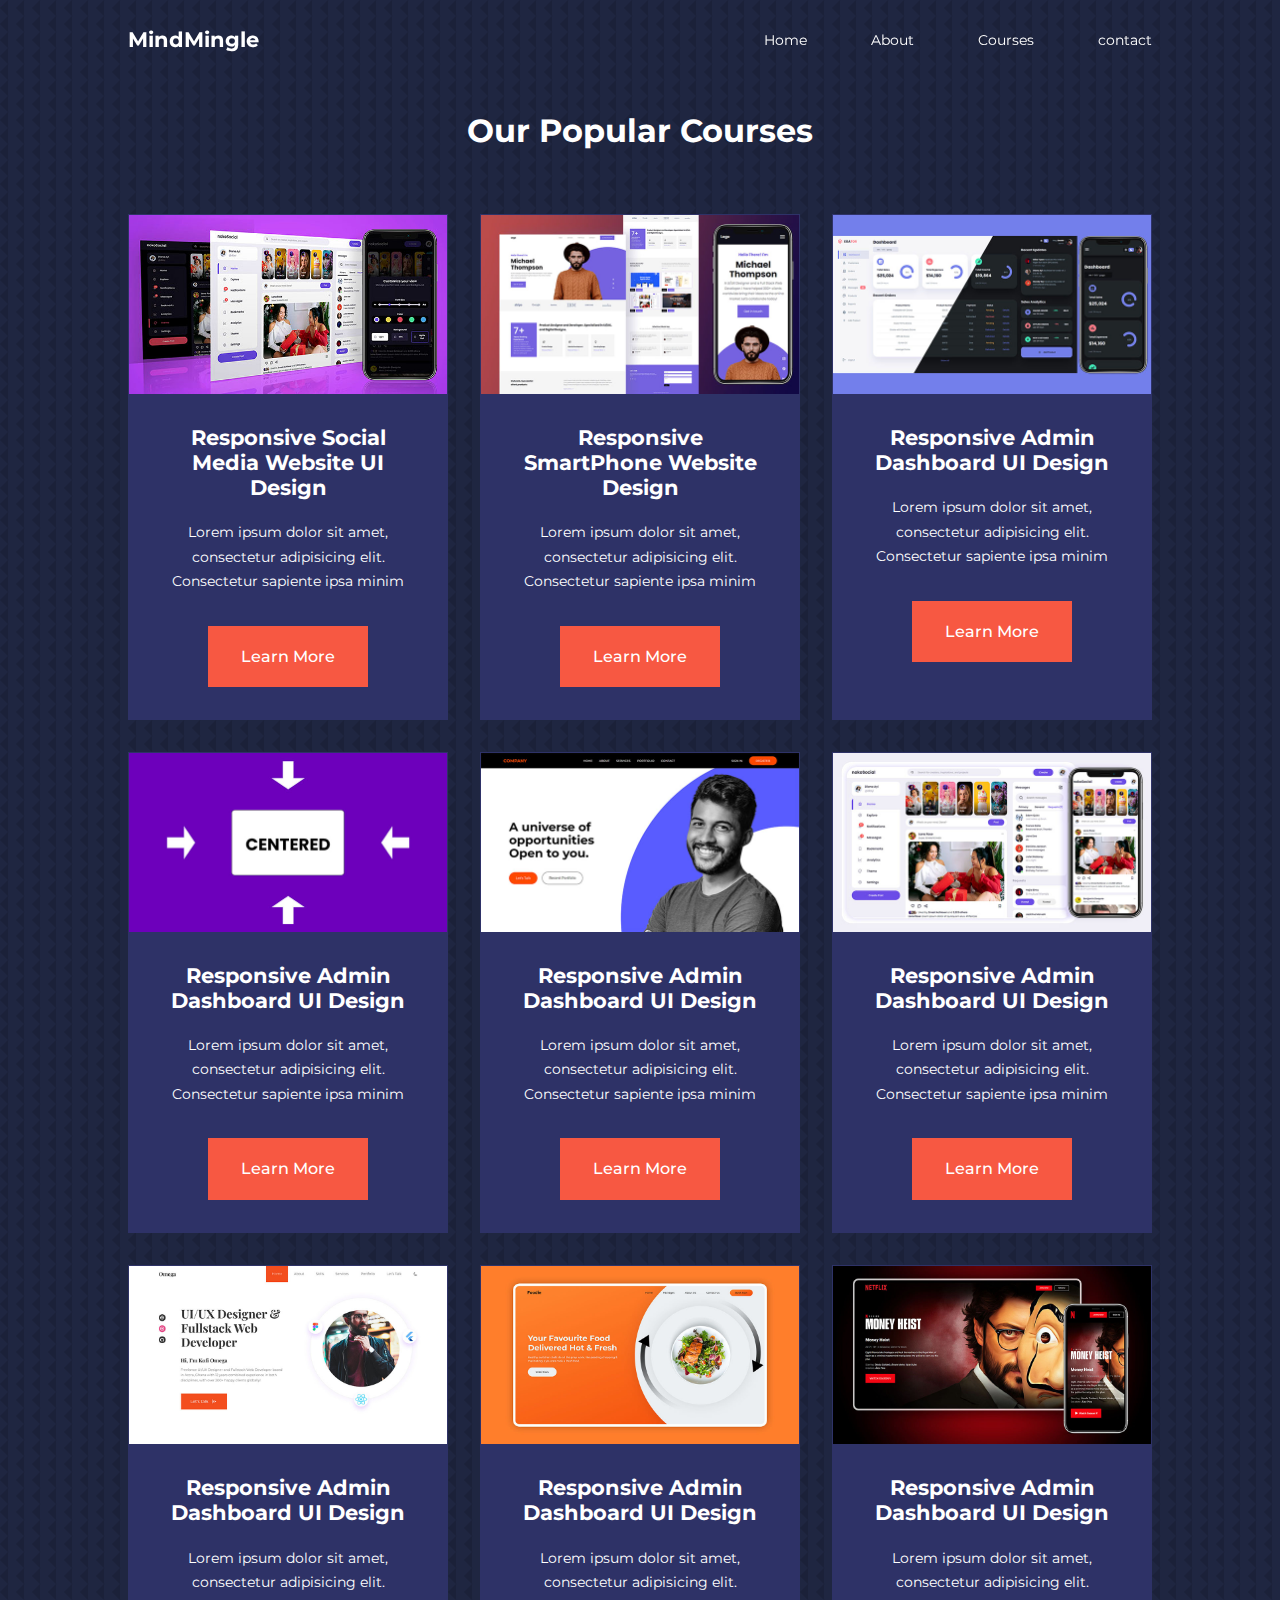
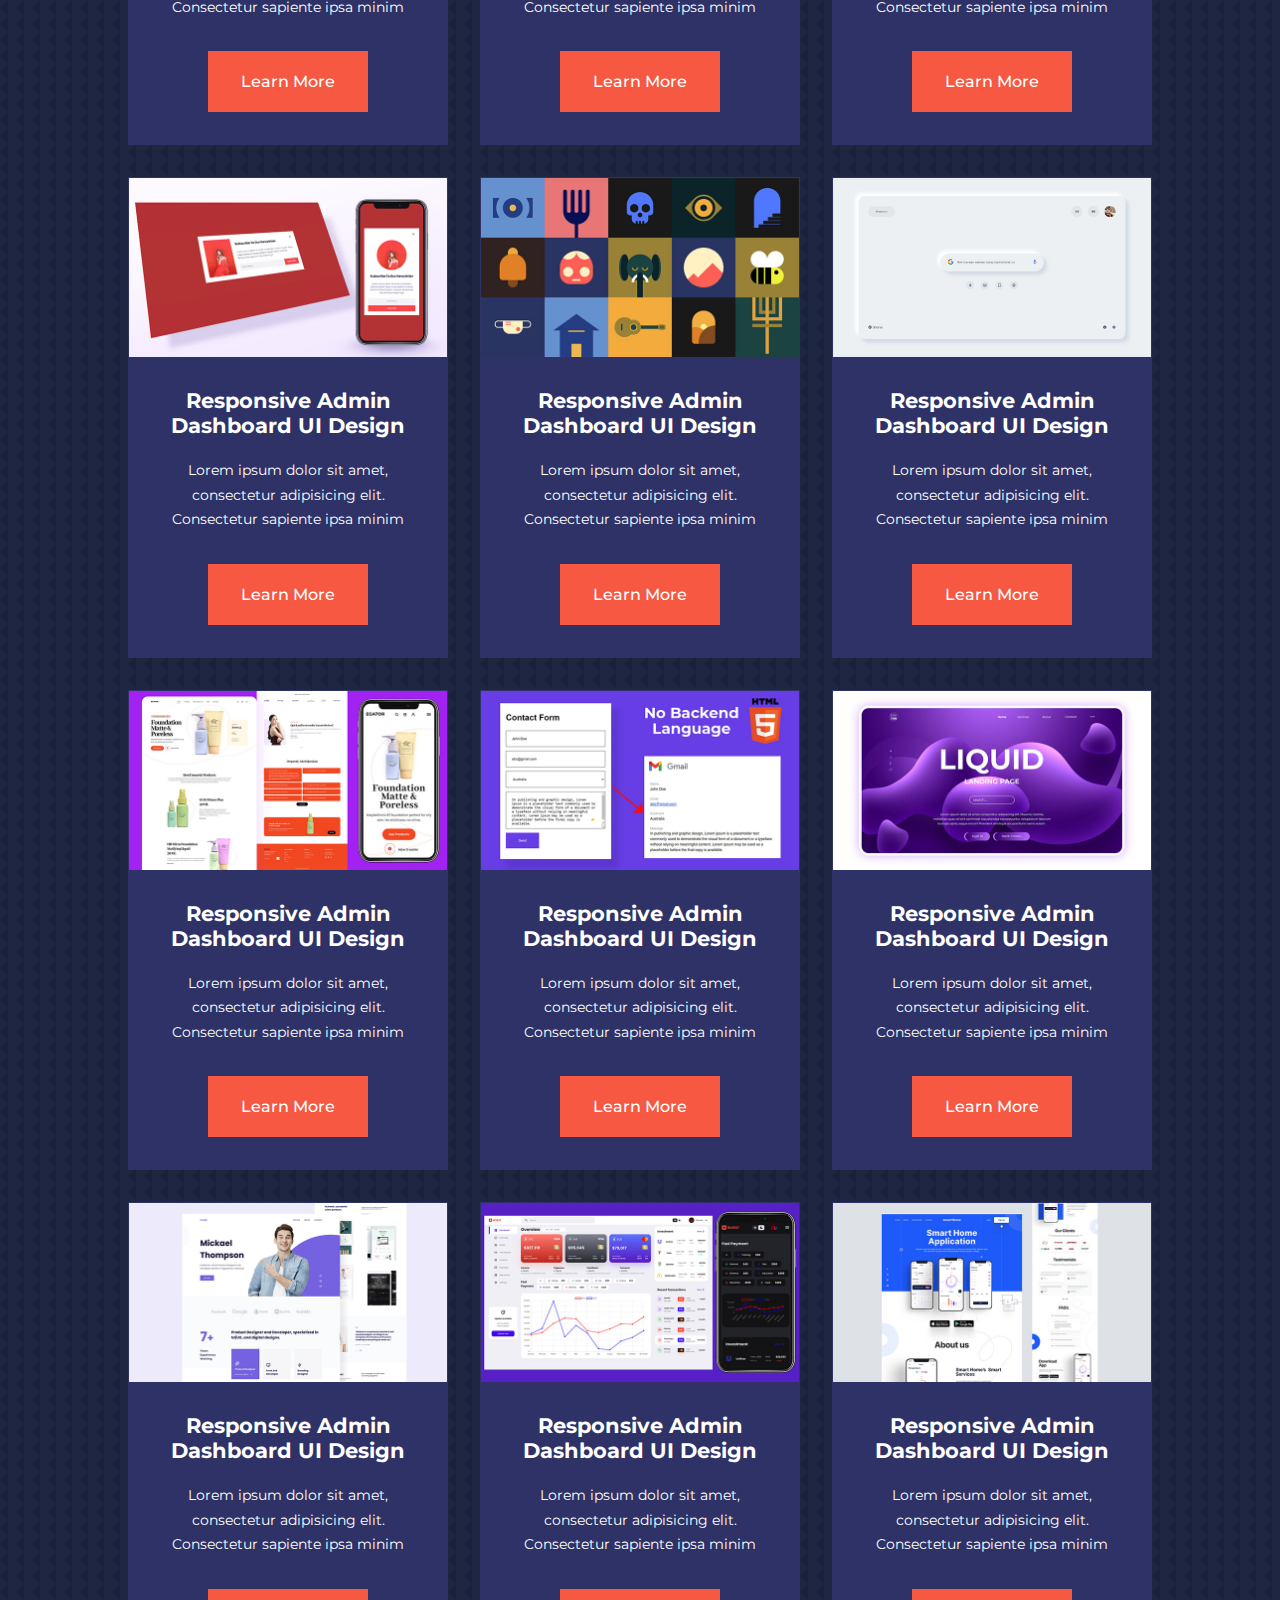
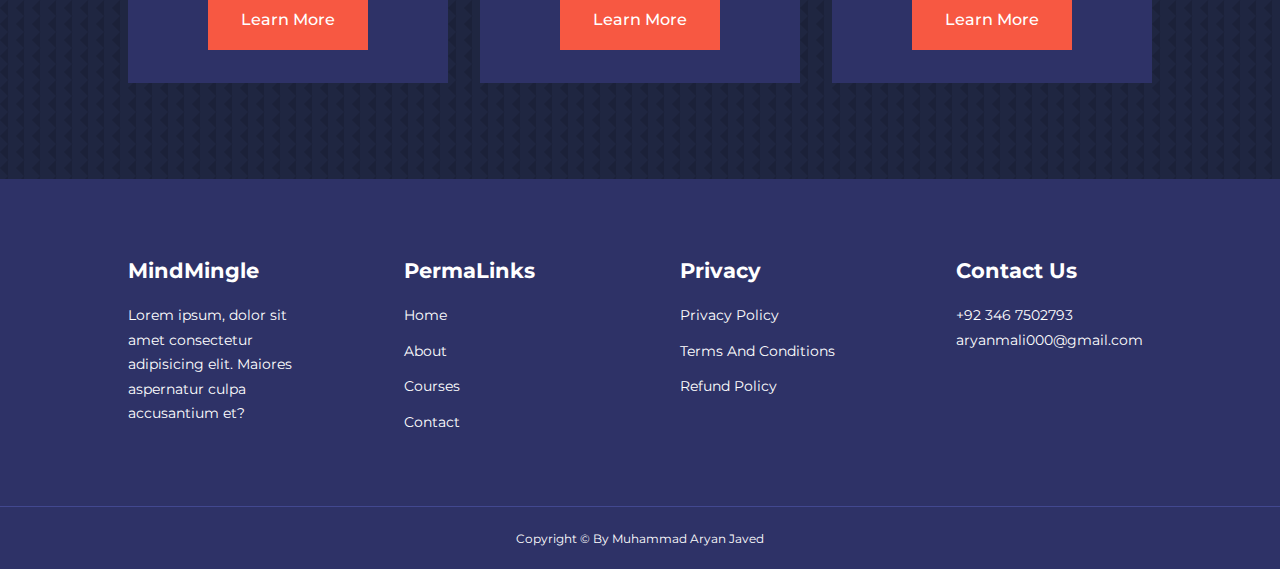
<file: courses.html>
<!DOCTYPE html>
<html lang="en">

<head>
    <meta charset="UTF-8">
    <meta name="viewport" content="width=device-width, initial-scale=1.0">
    <title>Responsive Multipage Clone Education-School Website</title>
    <link rel="shortcut icon" href="images/icooonn.png">
    <!-- ============================font-awesome CDN link========================= -->
    <link rel="stylesheet" href="https://cdnjs.cloudflare.com/ajax/libs/font-awesome/6.4.0/css/all.min.css"
        integrity="sha512-iecdLmaskl7CVkqkXNQ/ZH/XLlvWZOJyj7Yy7tcenmpD1ypASozpmT/E0iPtmFIB46ZmdtAc9eNBvH0H/ZpiBw=="
        crossorigin="anonymous" referrerpolicy="no-referrer" />
    <!-- ===============================Own CSS link============================ -->
    <link rel="stylesheet" href="css/style.css">
    <link rel="stylesheet" href="css/about.css">
    <link rel="stylesheet" href="css/courses.css">

    <style>
        body{
            background-image: url(images/bg-texture.png);
        }
    </style>

</head>

<body>

    <!-- =========================Navbar sec start============================= -->
    <nav>
        <div class="container nav_container">
            <a href="index.html">
                <h4>MindMingle</h4>
            </a>
            <ul class="nav_menu">
                <li><a href="index.html">Home</a></li>
                <li><a href="about.html">About</a></li>
                <li><a href="courses.html">Courses</a></li>
                <li><a href="contact.html">contact</a></li>
            </ul>
            <button id="open-menu-btn"><i class="fa-solid fa-bars"></i></button>
            <button id="close-menu-btn"><i class="fa-solid fa-xmark"></i></button>
        </div>
    </nav>

    <!-- =========================Navbar sec End============================= -->

<!-- ==============================Courses sec start=========================== -->

<section class="courses">
    <h2>Our Popular Courses</h2>
    <div class="container courses_container">
        <article class="course">
            <div class="course_img">
                <img src="images/course1.jpg" alt="">
                <div class="course_info">
                    <h4>Responsive Social Media Website UI Design</h4>
                    <p>Lorem ipsum dolor sit amet, consectetur adipisicing elit. Consectetur sapiente ipsa minim</p>
                    <a href="courses.html" class="btn btn-primary">Learn More</a>
                </div>
            </div>
        </article>

        <article class="course">
            <div class="course_img">
                <img src="images/course2.jpg" alt="">
                <div class="course_info">
                    <h4>Responsive SmartPhone Website Design</h4>
                    <p>Lorem ipsum dolor sit amet, consectetur adipisicing elit. Consectetur sapiente ipsa minim</p>
                    <a href="courses.html" class="btn btn-primary">Learn More</a>
                </div>
            </div>
        </article>

        <article class="course">
            <div class="course_img">
                <img src="images/course3.jpg" alt="">
                <div class="course_info">
                    <h4>Responsive Admin Dashboard UI Design</h4>
                    <p>Lorem ipsum dolor sit amet, consectetur adipisicing elit. Consectetur sapiente ipsa minim</p>
                    <a href="courses.html" class="btn btn-primary">Learn More</a>
                </div>

            </div>
        </article>

        <article class="course">
            <div class="course_img">
                <img src="images/course4.jpg" alt="">
                <div class="course_info">
                    <h4>Responsive Admin Dashboard UI Design</h4>
                    <p>Lorem ipsum dolor sit amet, consectetur adipisicing elit. Consectetur sapiente ipsa minim</p>
                    <a href="courses.html" class="btn btn-primary">Learn More</a>
                </div>

            </div>
        </article>

        <article class="course">
            <div class="course_img">
                <img src="images/course5.jpg" alt="">
                <div class="course_info">
                    <h4>Responsive Admin Dashboard UI Design</h4>
                    <p>Lorem ipsum dolor sit amet, consectetur adipisicing elit. Consectetur sapiente ipsa minim</p>
                    <a href="courses.html" class="btn btn-primary">Learn More</a>
                </div>

            </div>
        </article>

        <article class="course">
            <div class="course_img">
                <img src="images/course6.jpg" alt="">
                <div class="course_info">
                    <h4>Responsive Admin Dashboard UI Design</h4>
                    <p>Lorem ipsum dolor sit amet, consectetur adipisicing elit. Consectetur sapiente ipsa minim</p>
                    <a href="courses.html" class="btn btn-primary">Learn More</a>
                </div>

            </div>
        </article>

        <article class="course">
            <div class="course_img">
                <img src="images/course7.jpg" alt="">
                <div class="course_info">
                    <h4>Responsive Admin Dashboard UI Design</h4>
                    <p>Lorem ipsum dolor sit amet, consectetur adipisicing elit. Consectetur sapiente ipsa minim</p>
                    <a href="courses.html" class="btn btn-primary">Learn More</a>
                </div>

            </div>
        </article>

        <article class="course">
            <div class="course_img">
                <img src="images/course8.jpg" alt="">
                <div class="course_info">
                    <h4>Responsive Admin Dashboard UI Design</h4>
                    <p>Lorem ipsum dolor sit amet, consectetur adipisicing elit. Consectetur sapiente ipsa minim</p>
                    <a href="courses.html" class="btn btn-primary">Learn More</a>
                </div>

            </div>
        </article>

        <article class="course">
            <div class="course_img">
                <img src="images/course9.jpg" alt="">
                <div class="course_info">
                    <h4>Responsive Admin Dashboard UI Design</h4>
                    <p>Lorem ipsum dolor sit amet, consectetur adipisicing elit. Consectetur sapiente ipsa minim</p>
                    <a href="courses.html" class="btn btn-primary">Learn More</a>
                </div>

            </div>
        </article>

        <article class="course">
            <div class="course_img">
                <img src="images/course10.jpg" alt="">
                <div class="course_info">
                    <h4>Responsive Admin Dashboard UI Design</h4>
                    <p>Lorem ipsum dolor sit amet, consectetur adipisicing elit. Consectetur sapiente ipsa minim</p>
                    <a href="courses.html" class="btn btn-primary">Learn More</a>
                </div>

            </div>
        </article>

        <article class="course">
            <div class="course_img">
                <img src="images/course11.jpg" alt="">
                <div class="course_info">
                    <h4>Responsive Admin Dashboard UI Design</h4>
                    <p>Lorem ipsum dolor sit amet, consectetur adipisicing elit. Consectetur sapiente ipsa minim</p>
                    <a href="courses.html" class="btn btn-primary">Learn More</a>
                </div>

            </div>
        </article>

        <article class="course">
            <div class="course_img">
                <img src="images/course12.jpg" alt="">
                <div class="course_info">
                    <h4>Responsive Admin Dashboard UI Design</h4>
                    <p>Lorem ipsum dolor sit amet, consectetur adipisicing elit. Consectetur sapiente ipsa minim</p>
                    <a href="courses.html" class="btn btn-primary">Learn More</a>
                </div>

            </div>
        </article>

        <article class="course">
            <div class="course_img">
                <img src="images/course13.jpg" alt="">
                <div class="course_info">
                    <h4>Responsive Admin Dashboard UI Design</h4>
                    <p>Lorem ipsum dolor sit amet, consectetur adipisicing elit. Consectetur sapiente ipsa minim</p>
                    <a href="courses.html" class="btn btn-primary">Learn More</a>
                </div>

            </div>
        </article>

        <article class="course">
            <div class="course_img">
                <img src="images/course14.jpg" alt="">
                <div class="course_info">
                    <h4>Responsive Admin Dashboard UI Design</h4>
                    <p>Lorem ipsum dolor sit amet, consectetur adipisicing elit. Consectetur sapiente ipsa minim</p>
                    <a href="courses.html" class="btn btn-primary">Learn More</a>
                </div>

            </div>
        </article>

        <article class="course">
            <div class="course_img">
                <img src="images/course15.jpg" alt="">
                <div class="course_info">
                    <h4>Responsive Admin Dashboard UI Design</h4>
                    <p>Lorem ipsum dolor sit amet, consectetur adipisicing elit. Consectetur sapiente ipsa minim</p>
                    <a href="courses.html" class="btn btn-primary">Learn More</a>
                </div>

            </div>
        </article>

        <article class="course">
            <div class="course_img">
                <img src="images/course16.jpg" alt="">
                <div class="course_info">
                    <h4>Responsive Admin Dashboard UI Design</h4>
                    <p>Lorem ipsum dolor sit amet, consectetur adipisicing elit. Consectetur sapiente ipsa minim</p>
                    <a href="courses.html" class="btn btn-primary">Learn More</a>
                </div>

            </div>
        </article>

        <article class="course">
            <div class="course_img">
                <img src="images/course17.jpg" alt="">
                <div class="course_info">
                    <h4>Responsive Admin Dashboard UI Design</h4>
                    <p>Lorem ipsum dolor sit amet, consectetur adipisicing elit. Consectetur sapiente ipsa minim</p>
                    <a href="courses.html" class="btn btn-primary">Learn More</a>
                </div>

            </div>
        </article>

        <article class="course">
            <div class="course_img">
                <img src="images/course18.jpg" alt="">
                <div class="course_info">
                    <h4>Responsive Admin Dashboard UI Design</h4>
                    <p>Lorem ipsum dolor sit amet, consectetur adipisicing elit. Consectetur sapiente ipsa minim</p>
                    <a href="courses.html" class="btn btn-primary">Learn More</a>
                </div>

            </div>
        </article>
        
    </div>
</section>

<!-- ==============================Courses sec end=========================== -->

<!-- ==============================Footer sec start=========================== -->

<footer>
    <div class="container footer_container">
        <div class="footer_1">
            <a href="index.html" class="footer-logo">
                <h4>MindMingle</h4>
            </a>
            <p>Lorem ipsum, dolor sit amet consectetur adipisicing elit. Maiores aspernatur culpa accusantium et?
            </p>
        </div>

        <div class="footer_2">
            <h4>PermaLinks</h4>
            <ul class="Permalinks">
                <li><a href="index.html">Home</a></li>
                <li><a href="about.html">About</a></li>
                <li><a href="courses.html">Courses</a></li>
                <li><a href="contact.html">Contact</a></li>
            </ul>
        </div>

        <div class="footer_3">
            <h4>Privacy</h4>
            <ul class="Privacy">
                <li><a href="#">Privacy Policy</a></li>
                <li><a href="#">Terms And Conditions</a></li>
                <li><a href="#">Refund Policy</a></li>
            </ul>
        </div>

        <div class="footer_4">
            <h4>Contact Us</h4>
            <div>
                <p>+92 346 7502793</p>
                <p>aryanmali000@gmail.com</p>
            </div>
            <ul class="footer_socials">
                <li><a href="#"><i class="fa-brands fa-facebook"></i></a></li>
                <li><a href="#"><i class="fa-brands fa-instagram"></i></a></li>
                <li><a href="#"><i class="fa-brands fa-twitter"></i></a></li>
                <li><a href="#"><i class="fa-brands fa-linkedin"></i></a></li>
            </ul>
        </div>
    </div>

    <div class="footer_copyright">
        <small>Copyright &copy; By Muhammad Aryan Javed </small>
    </div>
</footer>

<!-- ==============================Footer sec End=========================== -->

<!-- ===============================own js link=============================== -->
<script src="app.js"></script>

</body>

</html>
</file>
<file: css/style.css>
@import url('https://fonts.googleapis.com/css2?family=Montserrat:wght@300;400;500;600;700&display=swap');

* {
    margin: 0;
    padding: 0;
    border: 0;
    outline: 0;
    text-decoration: none;
    list-style: none;
    box-sizing: border-box;
}

:root {
    --color-primary: #6c63ff;
    --color-success: #00bf8e;
    --color-warning: #f7c94b;
    --color-danger: #f75842;
    --color-danger-variant: rgba(247, 88, 66, 0.4);
    --color-white: #fff;
    --color-light: rgba(255, 255, 255, 0.7);
    --color-black: #000;
    --color-bg: #1f2641;
    --color-bg1: #2e3267;
    --color-bg2: #424890;

    --container-width-lg: 80%;
    --container-width-md: 90%;
    --container-width-sm: 94%;

    --transition: all 400ms ease;
}

body {
    font-family: 'Montserrat', sans-serif;
    line-height: 1.7;
    color: var(--color-white);
    background: var(--color-bg);
}

.container {
    width: var(--container-width-lg);
    margin: 0 auto;
}

section {
    padding: 6rem 0;
}

section h2 {
    text-align: center;
    margin-bottom: 4rem;
}

h1,
h2,
h3,
h4,
h5 {
    line-height: 1.2;
}

h1 {
    font-size: 2.4rem;
}

h2 {
    font-size: 2rem;
}

h3 {
    font-size: 1.6rem;
}

h4 {
    font-size: 1.3rem;
}

a {
    color: var(--color-white);
}

img {
    width: 100%;
    display: block;
    object-fit: cover;
}

.btn {
    display: inline-block;
    background: var(--color-white);
    color: var(--color-black);
    padding: 1rem 2rem;
    border: 1px solid transparent;
    font-weight: 500;
    transition: var(--transition);
}

.btn:hover {
    background: transparent;
    color: var(--color-white);
    border-color: var(--color-white);
}

.btn-primary {
    background: var(--color-danger);
    color: var(--color-white);
}

/* =========================navbar sec start======================= */
nav {
    background: transparent;
    width: 100vw;
    height: 5rem;
    position: fixed;
    top: 0;
    z-index: 11;
}

/* ===================== Change Navbar Style on scroll website============================ */
.window-scroll {
    background: var(--color-primary);
    box-shadow: 0 1rem 2rem rgba(0, 0, 0, 0.2);
}

.nav_container {
    height: 100%;
    display: flex;
    justify-content: space-between;
    align-items: center;
}

nav button {
    display: none;
}

.nav_menu {
    display: flex;
    align-items: center;
    gap: 4rem;
}

.nav_menu a {
    font-size: 0.9rem;
    transition: var(--transition);
}

.nav_menu a:hover {
    color: var(--color-bg2);
}

/* =========================navbar sec End======================= */



/* =========================Header sec Start======================= */

header {
    position: relative;
    top: 5rem;
    overflow: hidden;
    height: 70vh;
    margin-bottom: 5rem;
}

.header_container {
    display: grid;
    grid-template-columns: 1fr 1fr;
    align-items: center;
    gap: 5rem;
    height: 100%;
}

.header_left p {
    margin: 1.2rem 0 2.4rem;
}


/* =========================Header sec Start======================= */


/* <!-- ==============================Categories sec start============================ --> */

.categories {
    background: var(--color-bg1);
    height: 33rem;
}

.categories h1 {
    line-height: 1;
    margin-bottom: 3rem;
}

.categories_container {
    display: grid;
    grid-template-columns: 40% 60%;
    /* gap: 4rem; */
}

.categories_left {
    margin-right: 4rem;
}

.categories_left p {
    margin: 1rem 0 3rem;
}

.categories_right {
    display: grid;
    grid-template-columns: repeat(3, 1fr);
    gap: 1.2rem;
}

.category {
    background: var(--color-bg2);
    padding: 1.7rem;
    border-radius: 2rem;
    transition: var(--transition);
}

.category:hover {
    box-shadow: 0 3rem 3rem rgba(0, 0, 0, 0.3);
    z-index: 1;
}

.category:nth-child(2) .category_icon {
    background: var(--color-danger);
}

.category:nth-child(3) .category_icon {
    background: var(--color-success);
}

.category:nth-child(4) .category_icon {
    background: var(--color-warning);
}

.category:nth-child(5) .category_icon {
    background: var(--color-success);
}

.category_icon {
    background: var(--color-primary);
    padding: 0.7rem;
    border-radius: 0.9rem;
}

.category h5 {
    margin: 2rem 0 1rem;
}

.category p {
    font-size: 0.85rem;
}

/* <!-- ==============================Categories sec end============================ --> */


/* ==============================Courses sec start=========================== */

.courses {
    margin-top: 10rem;
}

.courses_container {
    display: grid;
    grid-template-columns: repeat(3, 1fr);
    gap: 2rem;
}

.course {
    background: var(--color-bg1);
    text-align: center;
    border: 1px solid transparent;
    transition: var(--transition);
}

.course:hover {
    background: transparent;
    background-color: var(--color-primary);
}

.course_info {
    padding: 2rem;
}

.course_info p {
    margin: 1.2rem 0 2rem;
    font-size: 0.9rem;
}

/* =============================Courses sec end=========================== */


/* ==============================Faqs sec start=========================== */

.faqs {
    background: var(--color-bg1);
    box-shadow: inset 0 0 3rem rgba(0, 0, 0, 0.6);
}

.faqs__container {
    display: grid;
    grid-template-columns: 1fr 1fr;
    gap: 1rem;
}

.faq {
    padding: 2rem;
    display: flex;
    align-items: center;
    gap: 1.4rem;
    height: fit-content;
    background: var(--color-primary);
    cursor: pointer;
}

.faq h4 {
    font-size: 1rem;
    line-height: 2.2rem;
}

.faq_icon {
    align-self: flex-start;
    font-size: 1.2rem;
}

.faq p {
    margin-top: 0.8rem;
    display: none;
}

.faq.open p {
    display: block;
}



/* ==============================Faqs sec end=========================== */


/* ==============================testimonials sec start=========================== */

.testimonials_container {
    overflow-x: hidden;
    position: relative;
    margin-bottom: 5rem;
}

.testimonials {
    padding-top: 2rem;
}

.avatar {
    width: 6rem;
    height: 6rem;
    border-radius: 50%;
    overflow: hidden;
    margin: 0 auto 1rem;
    border: 1rem solid var(--color-bg1);
}

.testimonials_info {
    text-align: center;
}

.testimonials_body {
    background: var(--color-primary);
    padding: 2rem;
    margin-top: 3rem;
    position: relative;
}

.testimonials_body::before {
    content: "";
    display: block;
    background: linear-gradient(135deg, transparent, var(--color-primary), var(--color-primary), var(--color-primary));
    width: 3rem;
    height: 3rem;
    position: absolute;
    left: 50%;
    top: -1.5rem;
    transform: rotate(45deg);
}

/* ==============================testimonials sec end=========================== */


/* ==============================Footer sec start=========================== */

footer {
    background: var(--color-bg1);
    padding-top: 5rem;
    font-size: 0.9rem;
}

.footer_container {
    display: grid;
    grid-template-columns: repeat(4, 1fr);
    gap: 5rem;
}

.footer_container>div h4 {
    margin-bottom: 1.2rem;
}

.footer_1 p {
    margin: 0 0 2rem;
}

footer ul li {
    margin-bottom: 0.7rem;
}

/* footer ul li a{
    font-size: 0.8rem;
} */
footer ul li a:hover {
    text-decoration: underline;
}

.footer_socials {
    display: flex;
    gap: 1rem;
    font-size: 1.2rem;
    margin-top: 2rem;
}

.footer_copyright {
    text-align: center;
    margin-top: 3rem;
    padding: 1.2rem 0;
    border-top: 1px solid var(--color-bg2);
}

/* ==============================Footer sec end=========================== */

/* =================================Media Queries For (Tablet)=========================   */

@media screen and (max-width: 1024px) {
    .container {
        width: var(--container-width-md);
    }

    h1 {
        font-size: 2.2rem;
    }

    h2 {
        font-size: 1.7rem;
    }

    h3 {
        font-size: 1.4rem;

    }

    h4 {
        font-size: 1.2rem;
    }

    /* ==========================Navbar======================== */
    nav button {
        display: inline-block;
        background: transparent;
        font-size: 1.8rem;
        color: var(--color-white);
        cursor: pointer;
    }

    nav button#close-menu-btn {
        display: none;
    }

    .nav_menu {
        position: fixed;
        top: 5rem;
        right: 5%;
        height: fit-content;
        width: 18rem;
        flex-direction: column;
        gap: 0;
        display: none;
    }

    .nav_menu li {
        width: 100%;
        height: 5.8rem;
        animation: animateNavItems 400ms linear forwards;
        transform-origin: top right;
        opacity: 0;
    }

    .nav_menu li:nth-child(2) {
        animation-delay: 200ms;
    }

    .nav_menu li:nth-child(3) {
        animation-delay: 400ms;
    }

    .nav_menu li:nth-child(4) {
        animation-delay: 600ms;
    }


    @keyframes animateNavItems {
        0% {
            transform: rotateZ(-90deg) rotateX(90deg) scale(0.1);
        }

        100% {
            transform: rotateZ(0) rotateX(0) scale(1);
            opacity: 1;
        }
    }


    .nav_menu li a {
        background: var(--color-primary);
        box-shadow: -4rem 6rem 10rem rgba(0, 0, 0, 0.6);
        width: 100%;
        height: 100%;
        display: grid;
        place-items: center;
    }

    .nav_menu li a:hover {
        background: var(--color-bg2);
        color: var(--color-white);
    }


    /* ==========================Header======================== */

    header {
        height: 52vh;
        margin-bottom: 4rem;
    }

    .header_container {
        gap: 0;
        padding-bottom: 3rem;
    }

    /* ==========================categories======================== */

    .categories {
        height: auto;
    }

    .categories_container {
        grid-template-columns: 1fr;
        gap: 3rem;
    }

    .categories_left {
        margin-right: 0;
    }


    /* ==========================courses======================== */

    .courses {
        margin-top: 0;
    }

    .courses_container {
        grid-template-columns: 1fr 1fr;
    }

    /* ==========================faqs======================== */

    .faqs__container {
        grid-template-columns: 1fr;
    }

    .faq {
        padding: 1.5rem;
    }

    /* ==========================footer======================== */

    .footer_container {
        grid-template-columns: 1fr 1fr;
    }

}


/* =================================Media Queries For (Mobile/Phones)=========================   */

@media screen and (max-width: 600px) {
    .container {
        width: var(--container-width-sm);
    }

    /* ==========================Navbar sec======================== */
    .nav_menu {
        right: 3%;
    }

    /* ==========================Header sec======================== */
    header {
        height: 100vh;
    }

    .header_container {
        grid-template-columns: 1fr;
        text-align: center;
        margin-top: 0;
    }

    .header_left p {
        margin-bottom: 1.3rem;
    }

    /* ==========================Categories sec======================== */

    .categories_right {
        grid-template-columns: 1fr 1fr;
        gap: 0.7rem;
    }

    .category {
        padding: 1rem;
        border-radius: 1rem;
    }

    .category_icon {
        margin-top: 4px;
        display: inline-block;
    }

    /* ==========================Courses sec======================== */

    .courses_container {
        grid-template-columns: 1fr;
    }

    /* ==========================testimonials sec======================== */

    .testimonials_body {
        padding: 1.2rem;
    }


    /* ==========================Footer sec======================== */

    .footer_container {
        grid-template-columns: 1fr;
        text-align: center;
        gap: 2rem;
    }

    .footer_1 p {
        margin: 1rem auto;
    }

    .footer_socials {
        justify-content: center;
    }

}
</file>
<file: css/about.css>
:root {
    --color-primary: #6c63ff;
    --color-success: #00bf8e;
    --color-warning: #f7c94b;
    --color-danger: #f75842;
    --color-danger-variant: rgba(247, 88, 66, 0.4);
    --color-white: #fff;
    --color-light: rgba(255, 255, 255, 0.7);
    --color-black: #000;
    --color-bg: #1f2641;
    --color-bg1: #2e3267;
    --color-bg2: #424890;

    --container-width-lg: 80%;
    --container-width-md: 90%;
    --container-width-sm: 94%;

    --transition: all 400ms ease;
}


/* =====================Achievements sec================== */

.about_achievement {
    margin-top: 3rem;
}

.about_achievement-container {
    display: grid;
    grid-template-columns: 40% 60%;
    gap: 5rem;
}

.about_achievement-right>p {
    margin: 1.6rem 0 2.5rem;
}

.achievements_cards {
    display: grid;
    grid-template-columns: repeat(3, 1fr);
    gap: 1.5rem;
}

.achievements_card {
    background: var(--color-bg1);
    padding: 1.6rem;
    border-radius: 1rem;
    text-align: center;
}

.achievements_card:hover {
    background: var(--color-bg2);
    box-shadow: 0 3rem 3rem rgba(0, 0, 0, 0.3);
    transition: var(--transition);
}

.achievements_icons {
    background: var(--color-danger);
    padding: 0.6rem;
    border-radius: 1rem;
    display: inline-block;
    margin-bottom: 2rem;
    font-size: 2rem;
}

.achievements_card:nth-child(2) .achievements_icons {
    background: var(--color-success);
}

.achievements_card:nth-child(3) .achievements_icons {
    background: var(--color-primary);
}

.achievements_card p {
    margin-top: 1rem;
}

/* =====================Achievements sec End================== */

/* =====================Team sec Start================== */


.team {
    background: var(--color-bg1);
    box-shadow: inset 0 0 3rem rgba(0, 0, 0, 0.5);
}

.team_container {
    display: grid;
    grid-template-columns: repeat(4, 1fr);
    gap: 2rem;
}

.team_member {
    background: var(--color-bg2);
    padding: 2rem;
    border: 1px solid transparent;
    transition: var(--transition);
    position: relative;
    overflow: hidden;
}

.team_member:hover {
    background: transparent;
    border-color: var(--color-primary);
}

.team_member-img img {
    filter: saturate(0);
}

.team_member:hover img {
    filter: saturate(1);
    cursor: pointer;
}

.team_member-info * {
    text-align: center;
    margin-top: 1.4rem;
}

.team_member-info p {
    color: var(--color-light);
}

.team_member-socials {
    position: absolute;
    top: 50%;
    transform: translateY(-50%);
    right: -100%;
    display: flex;
    flex-direction: column;
    background: var(--color-primary);
    border-radius: 1rem 0 0 1rem;
    box-shadow: -2rem 0 2rem rgba(0, 0, 0, 0.3);
    transition: var(--transition);
}

.team_member:hover .team_member-socials {
    right: 0;
    cursor: pointer;
}

.team_member-socials a {
    padding: 1rem;
}


/* =====================Team sec End================== */




/* =================================Media Queries For (Tablet)=========================   */

@media screen and (max-width: 1024px) {
    .about_achievement {
        margin-top: 2rem;
    }

    .about_achievement-container {
        grid-template-columns: 1fr;
        gap: 4rem;
    }

    .about_achievement-left {
        width: 80%;
        margin: 0 auto;
    }

    .team_container {
        grid-template-columns: repeat(3, 1fr);
        gap: 1.5rem;
    }

    .team_member {
        padding: 1rem;
    }
}

/* =================================Media Queries For (Mobiles)=========================   */


@media screen and (max-width: 600px) {
    .achievements_cards {
        grid-template-columns: 1fr 1fr;
        gap: 0.7rem;
    }
    .team_container{
        grid-template-columns: 1fr 1fr;
        gap: 0.7rem;
    }
    .team_member{
        padding: 0;
    }
    .team_member p{
        margin-bottom: 1.5rem;
    }
}
</file>
<file: css/courses.css>
.courses{
    margin-top: 1rem;
}
</file>
<file: css/contact.css>
:root {
    --color-primary: #6c63ff;
    --color-success: #00bf8e;
    --color-warning: #f7c94b;
    --color-danger: #f75842;
    --color-danger-variant: rgba(247, 88, 66, 0.4);
    --color-white: #fff;
    --color-light: rgba(255, 255, 255, 0.7);
    --color-black: #000;
    --color-bg: #1f2641;
    --color-bg1: #2e3267;
    --color-bg2: #424890;

    --container-width-lg: 80%;
    --container-width-md: 90%;
    --container-width-sm: 94%;

    --transition: all 400ms ease;
}

.contact_container {
    background: var(--color-bg1);
    padding: 4rem;
    display: grid;
    grid-template-columns: 40% 60%;
    gap: 4rem;
    height: 30rem;
    margin: 7rem auto;
    border-radius: 1rem;
}


/* =========================Aside sec start======================== */

.contact_aside {
    background: var(--color-primary);
    padding: 3rem;
    border-radius: 1rem;
    position: relative;
    bottom: 10rem;
}

.aside_image {
    width: 12rem;
    margin-bottom: 2rem;
}

.contact_aside h2 {
    text-align: left;
    margin-bottom: 1rem;
}

.contact_aside p {
    font-size: 0.9rem;
    margin-bottom: 2rem;
}

.contact_detailes li {
    display: flex;
    gap: 1rem;
    align-items: center;
    margin-bottom: 1rem;

}

.contact_socials {
    display: flex;
    gap: 0.8rem;
    margin-top: 3rem;
}

.contact_socials a {
    background: var(--color-bg2);
    padding: 0.5rem;
    border-radius: 50%;
    font-size: 0.9rem;
    transition: var(--transition);
}

.contact_socials a:hover {
    background: transparent;
}

/* =========================Aside sec end======================== */



/* =========================form sec start======================== */

.contact_form {
    display: flex;
    flex-direction: column;
    gap: 1.2rem;
    margin-right: 4rem;
}

.form_name {
    display: flex;
    gap: 1.2rem;
}

.contact_form input[type="text"] {
    width: 50%;
}

input,
textarea {
    width: 100%;
    padding: 1rem;
    background: var(--color-bg);
    color: var(--color-white);
    border-radius: 0.4rem;
}


.contact_form .btn {
    width: max-content;
    margin-top: 1rem;
    cursor: pointer;
}

/* =========================form sec end======================== */






/* =========================Media query (Tablets)========================= */

@media screen and (max-width: 1024px) {
    .contact {
        padding-bottom: 0;
    }

    .contact_container {
        gap: 1.5rem;
        margin-top: 3rem;
        height: auto;
        padding: 1.5rem;
    }

    .contact_aside {
        width: auto;
        padding: 1.5rem;
        bottom: 0;
    }

    .contact_form {
        align-self: center;
        margin-right: 1.5rem;
    }
}

/* =========================Media query (Mobiles)========================= */

@media screen and (max-width: 600px) {
    .contact_container{
        grid-template-columns: 1fr;
        gap: 3rem;
        margin-top: 0;
        padding: 0;
    }
    .contact_form{
        margin: 0 1.5rem 3rem;
    }
    .form_name{
        flex-direction: column;
    }
    .form_name input[type="text"] {
        width: 100%;
    }
}
</file>
